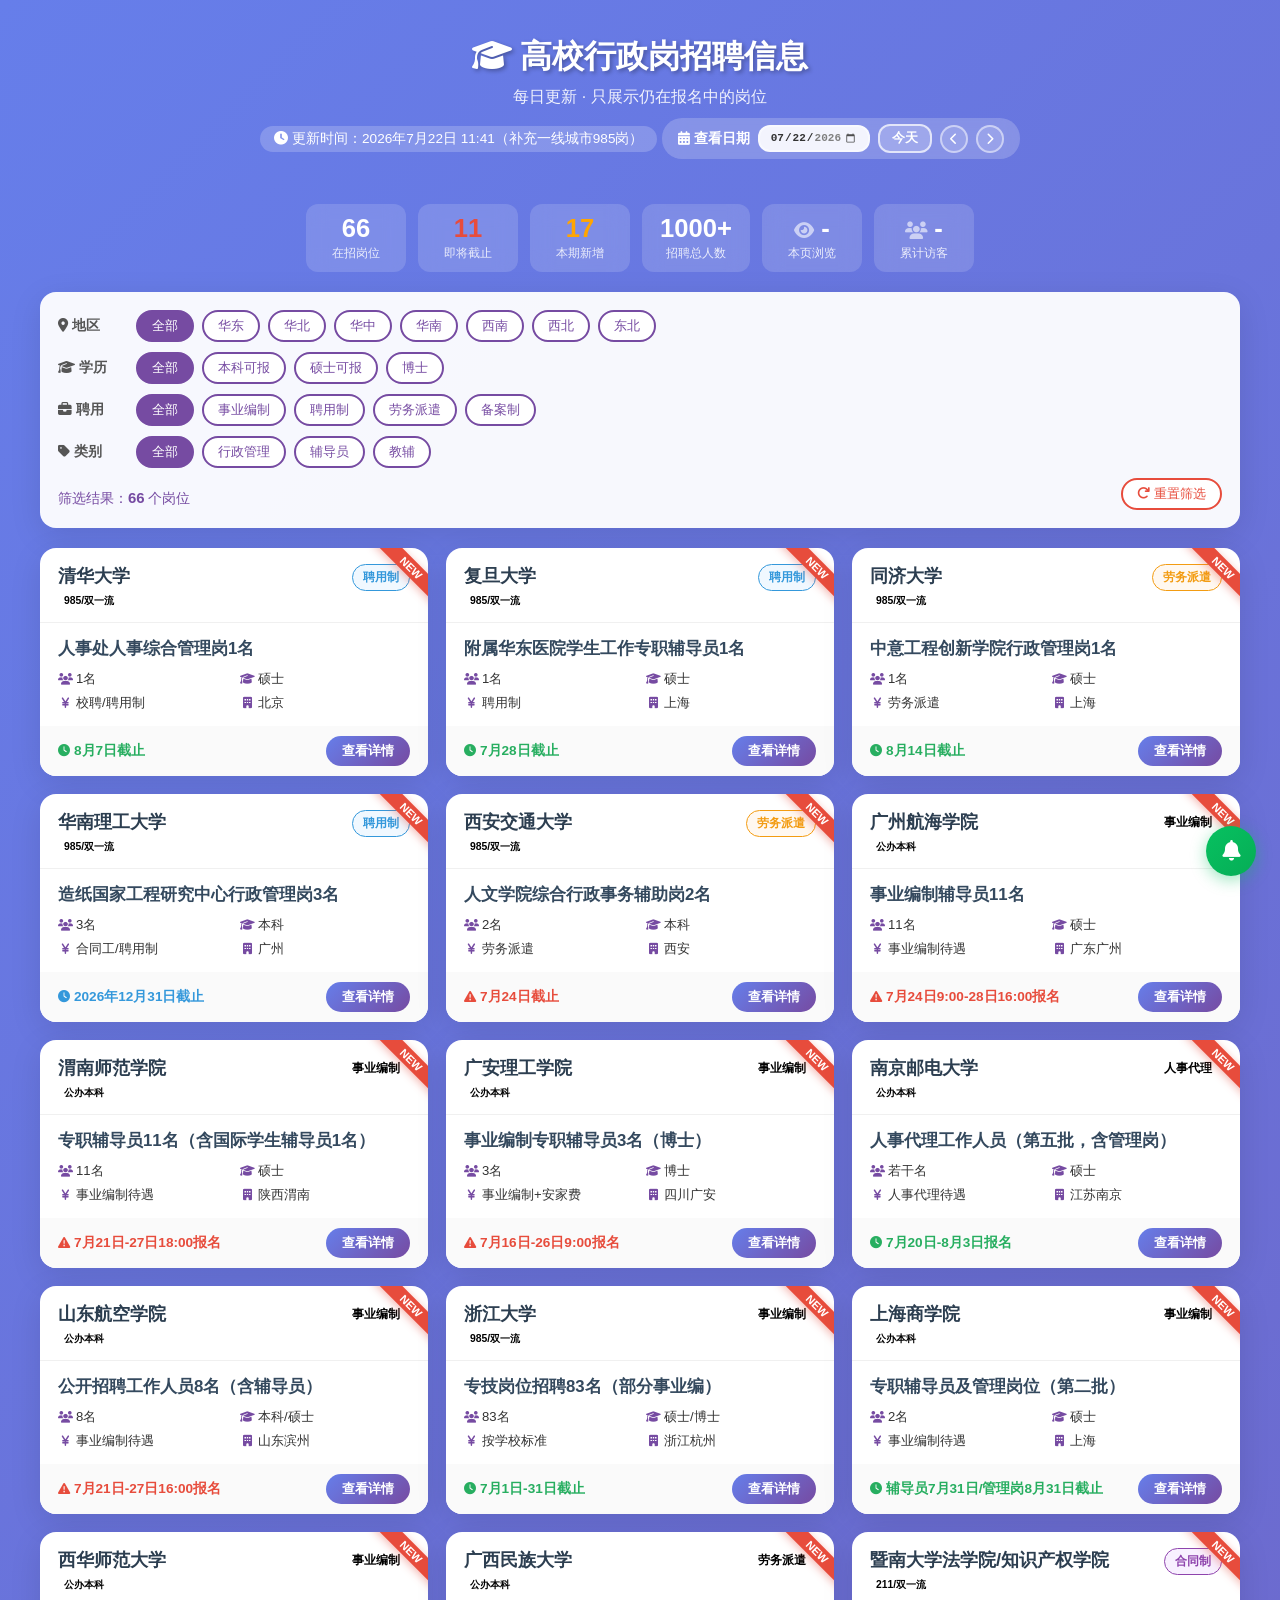
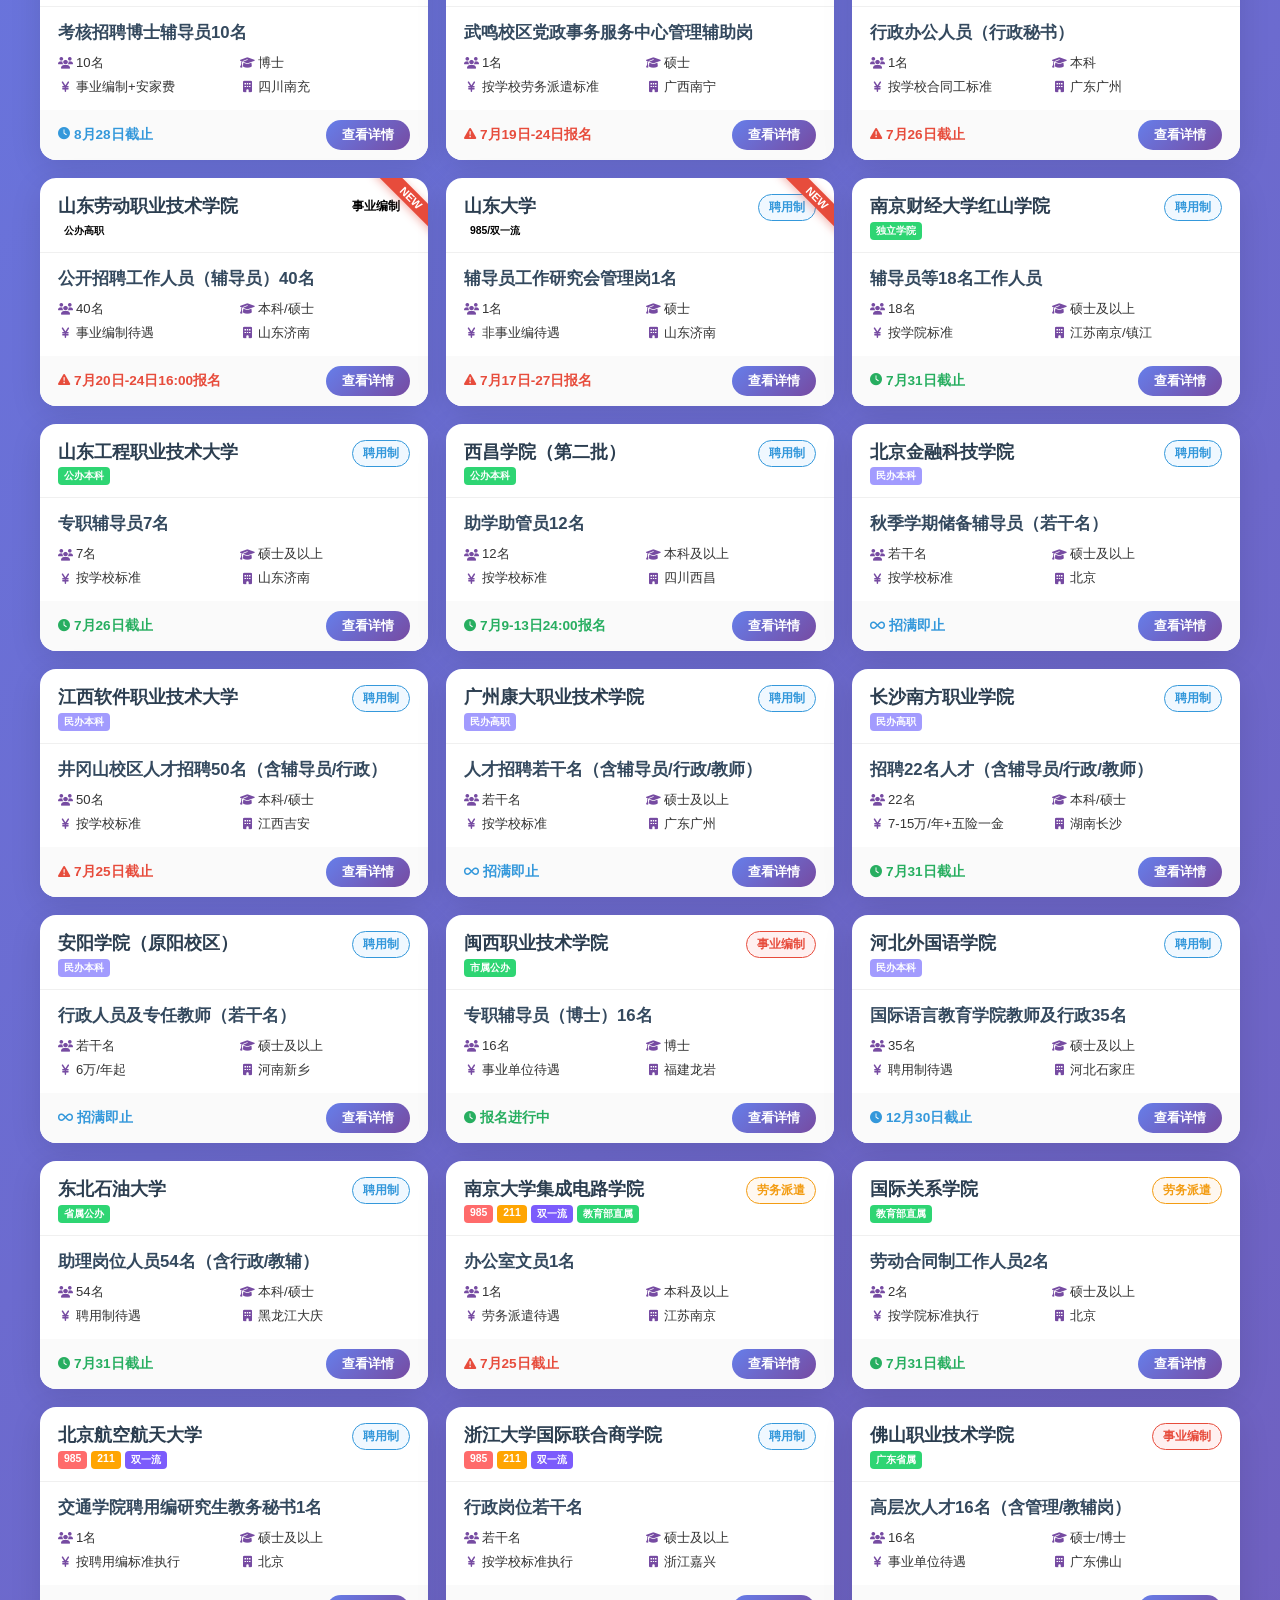
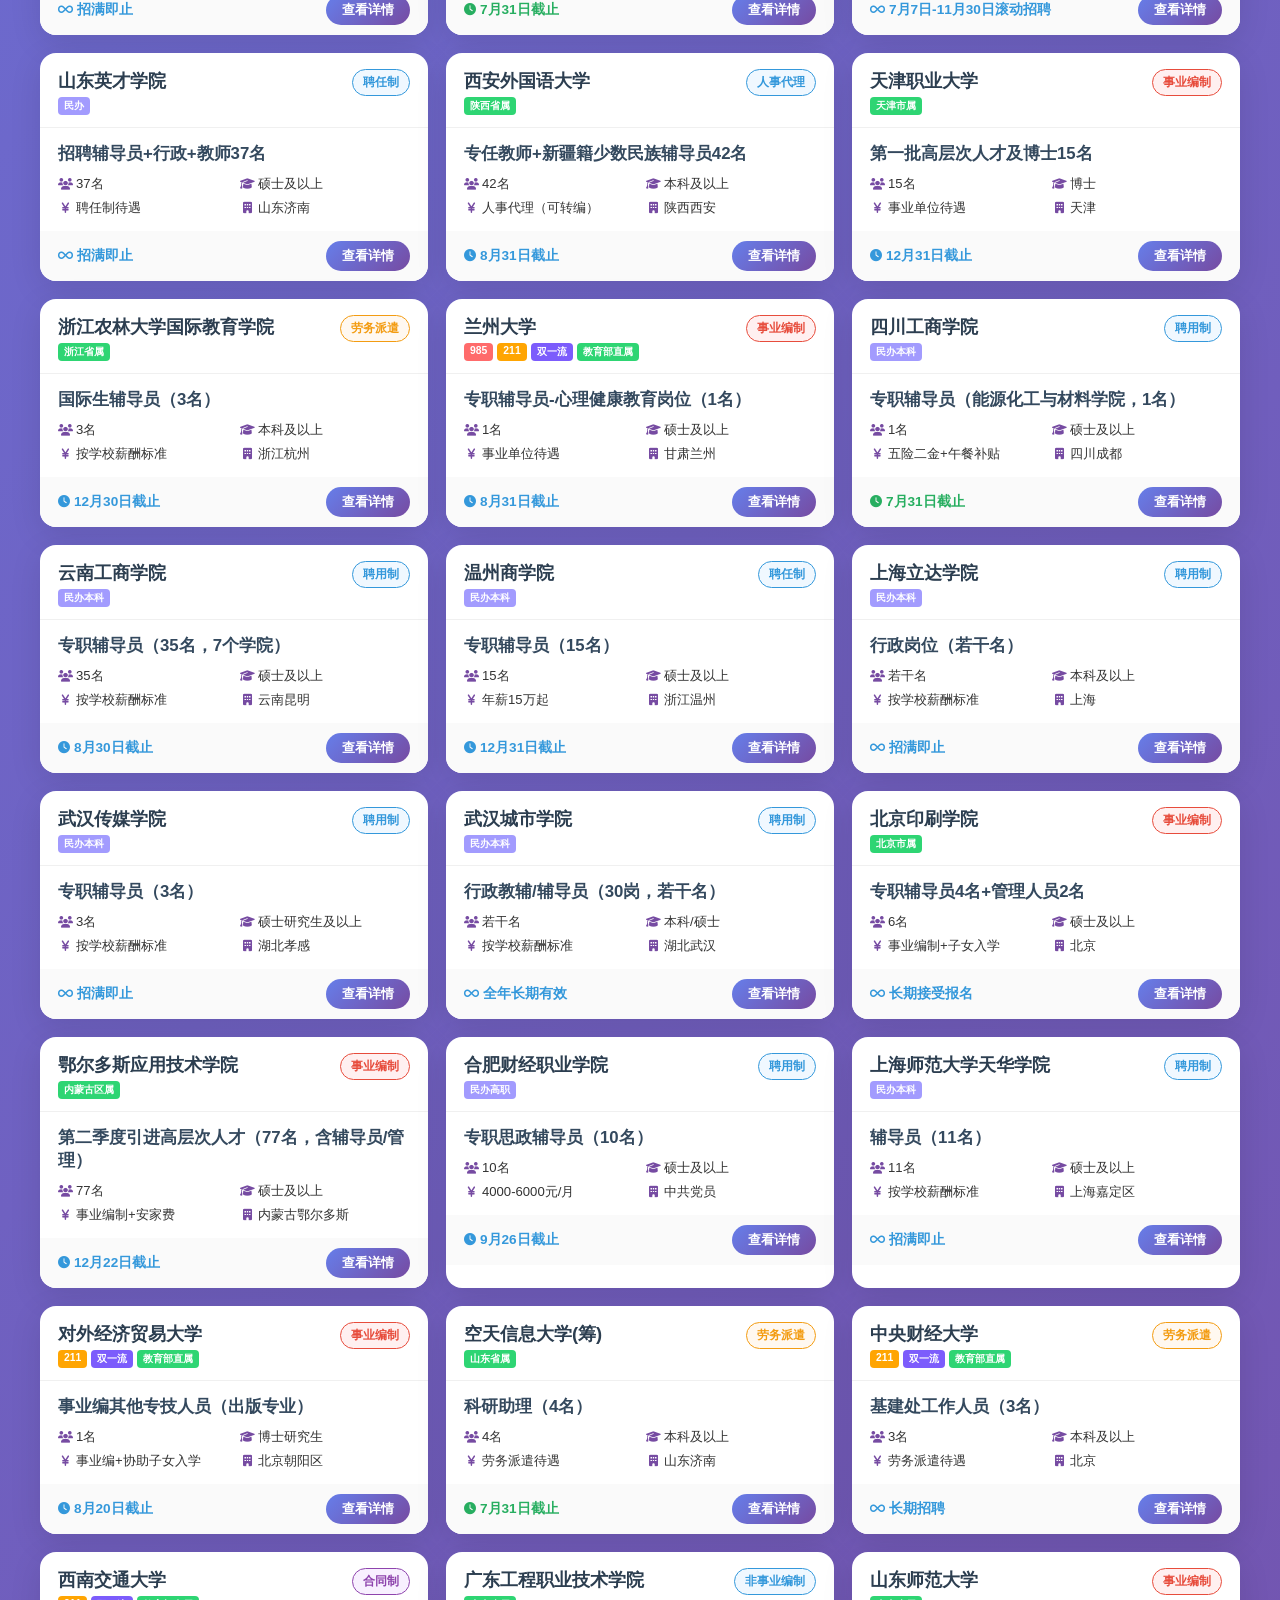
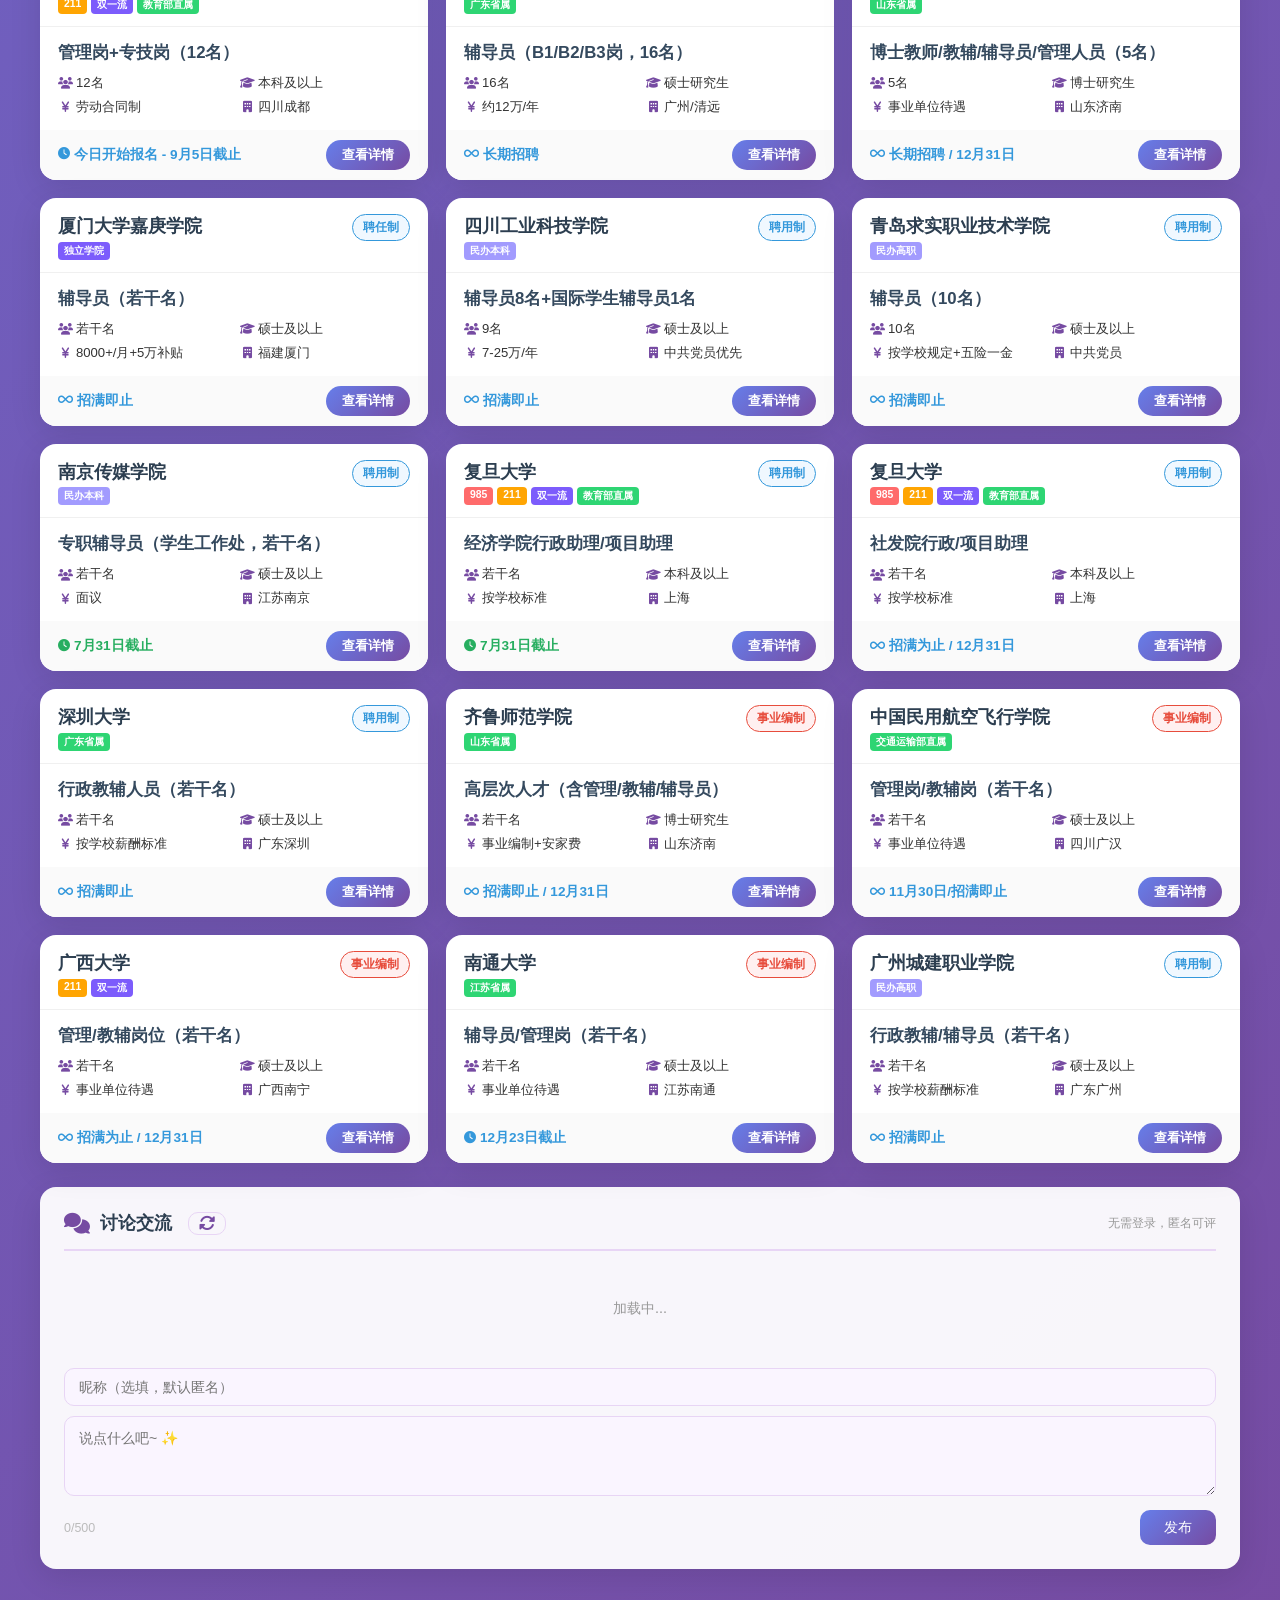
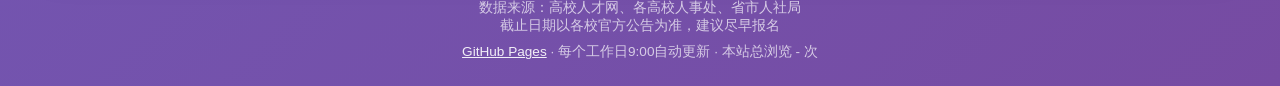
<file: index.html>
<!DOCTYPE html>
<html lang="zh-CN">
<head>
    <meta charset="UTF-8">
    <meta name="viewport" content="width=device-width, initial-scale=1.0">
    <title>高校行政岗招聘信息 - 2026年7月22日</title>
    <link rel="stylesheet" href="https://cdn.bootcdn.net/ajax/libs/font-awesome/6.4.0/css/all.min.css">
    <style>

        * { margin:0; padding:0; box-sizing: border-box; }

        body {
            font-family: 'Segoe UI', 'Microsoft YaHei', sans-serif;
            background: linear-gradient(135deg, #667eea 0%, #764ba2 100%);
            min-height: 100vh;
            padding: 15px;
        }

        .container { max-width: 1200px; margin:0 auto; }

        .header {
            text-align: center;
            color: white;
            margin-bottom: 25px;
            padding: 20px;
        }

        .header h1 {
            font-size: 2em;
            margin-bottom: 8px;
            text-shadow: 2px 2px 4px rgba(0,0,0,0.3);
        }

        .header p {
            font-size: 1em;
            opacity: 0.9;
        }

        .update-time {
            background: rgba(255,255,255,0.2);
            display: inline-block;
            padding: 4px 14px;
            border-radius: 20px;
            font-size: 0.85em;
            margin-top: 8px;
        }

        /* 统计栏 */
        .stats-bar {
            display: flex;
            justify-content: center;
            gap: 12px;
            flex-wrap: wrap;
            margin-bottom: 20px;
        }

        .stat-item {
            background: rgba(255,255,255,0.15);
            backdrop-filter: blur(10px);
            color: white;
            padding: 10px 18px;
            border-radius: 12px;
            text-align: center;
            min-width: 100px;
        }

        .stat-item .stat-num {
            font-size: 1.6em;
            font-weight: bold;
            display: block;
        }

        .stat-item .stat-label {
            font-size: 0.75em;
            opacity: 0.85;
        }

        /* 筛选面板 */
        .filter-panel {
            background: rgba(255,255,255,0.95);
            border-radius: 16px;
            padding: 18px;
            margin-bottom: 20px;
            box-shadow: 0 8px 32px rgba(0,0,0,0.1);
        }

        .filter-row {
            display: flex;
            align-items: center;
            flex-wrap: wrap;
            gap: 8px;
            margin-bottom: 10px;
        }

        .filter-row:last-child { margin-bottom: 0; }

        .filter-label {
            font-weight: 600;
            color: #555;
            font-size: 0.85em;
            min-width: 70px;
            flex-shrink: 0;
        }

        .filter-btn {
            padding: 5px 14px;
            border: 2px solid #764ba2;
            background: white;
            color: #764ba2;
            border-radius: 20px;
            cursor: pointer;
            font-size: 0.82em;
            transition: all 0.3s;
            white-space: nowrap;
        }

        .filter-btn:hover, .filter-btn.active {
            background: #764ba2;
            color: white;
        }

        .filter-result {
            font-size: 0.85em;
            color: #764ba2;
            margin-top: 8px;
            text-align: right;
        }

        .filter-result span {
            font-weight: bold;
            font-size: 1.1em;
        }

        .reset-btn {
            padding: 5px 14px;
            border: 2px solid #e74c3c;
            background: white;
            color: #e74c3c;
            border-radius: 20px;
            cursor: pointer;
            font-size: 0.82em;
            transition: all 0.3s;
            margin-left: auto;
        }

        .reset-btn:hover {
            background: #e74c3c;
            color: white;
        }

        /* 卡片网格 */
        .cards-grid {
            display: grid;
            grid-template-columns: repeat(auto-fill, minmax(340px, 1fr));
            gap: 18px;
        }

        .job-card {
            background: white;
            border-radius: 16px;
            overflow: hidden;
            box-shadow: 0 8px 32px rgba(0,0,0,0.1);
            transition: transform 0.3s, box-shadow 0.3s;
            position: relative;
        }

        .job-card:hover {
            transform: translateY(-4px);
            box-shadow: 0 12px 40px rgba(0,0,0,0.15);
        }

        .card-header {
            padding: 16px 18px 12px;
            border-bottom: 1px solid #f0f0f0;
            display: flex;
            justify-content: space-between;
            align-items: flex-start;
        }

        .school-name {
            font-size: 1.15em;
            font-weight: 700;
            color: #2c3e50;
            line-height: 1.3;
        }

        .school-tags {
            display: flex;
            gap: 4px;
            flex-wrap: wrap;
            margin-top: 4px;
        }

        .tag {
            font-size: 0.65em;
            padding: 2px 6px;
            border-radius: 4px;
            font-weight: 600;
        }

        .tag-985 { background: #ff6b6b; color: white; }
        .tag-211 { background: #ffa502; color: white; }
        .tag-double-first { background: #7c5cfc; color: white; }
        .tag-ministry { background: #2ed573; color: white; }
        .tag-private { background: #a29bfe; color: white; }

        .hire-type-badge {
            padding: 4px 10px;
            border-radius: 20px;
            font-size: 0.75em;
            font-weight: 600;
            white-space: nowrap;
            flex-shrink: 0;
        }

        .badge-bianzhi { background: #fff0f0; color: #e74c3c; border: 1px solid #e74c3c; }
        .badge-pinyong { background: #f0f8ff; color: #3498db; border: 1px solid #3498db; }
        .badge-laowu { background: #fff8f0; color: #f39c12; border: 1px solid #f39c12; }
        .badge-beian { background: #f0fff0; color: #27ae60; border: 1px solid #27ae60; }
        .badge-hetong { background: #f8f0ff; color: #8e44ad; border: 1px solid #8e44ad; }

        .card-body {
            padding: 14px 18px;
        }

        .position-name {
            font-size: 1.05em;
            font-weight: 600;
            color: #34495e;
            margin-bottom: 10px;
        }

        .info-grid {
            display: grid;
            grid-template-columns: 1fr 1fr;
            gap: 6px 12px;
        }

        .info-item {
            font-size: 0.82em;
            color: #666;
            display: flex;
            align-items: center;
            gap: 4px;
        }

        .info-item i {
            width: 14px;
            text-align: center;
            color: #764ba2;
            font-size: 0.9em;
        }

        .info-item .value {
            color: #333;
            font-weight: 500;
        }

        .card-footer {
            padding: 10px 18px;
            background: #fafafa;
            display: flex;
            justify-content: space-between;
            align-items: center;
        }

        .deadline {
            font-size: 0.85em;
            font-weight: 600;
            display: flex;
            align-items: center;
            gap: 4px;
        }

        .deadline-urgent { color: #e74c3c; }
        .deadline-normal { color: #27ae60; }
        .deadline-long { color: #3498db; }

        .deadline i { font-size: 0.9em; }

        .apply-link {
            display: inline-block;
            padding: 6px 16px;
            background: linear-gradient(135deg, #667eea, #764ba2);
            color: white;
            border-radius: 20px;
            text-decoration: none;
            font-size: 0.82em;
            font-weight: 600;
            transition: all 0.3s;
        }

        .apply-link:hover {
            transform: scale(1.05);
            box-shadow: 0 4px 12px rgba(118, 75, 162, 0.4);
        }

        /* NEW标记 */
        .new-badge {
            position: absolute;
            top: 12px;
            right: -28px;
            background: #e74c3c;
            color: white;
            padding: 2px 32px;
            font-size: 0.7em;
            font-weight: 700;
            transform: rotate(45deg);
            box-shadow: 0 2px 8px rgba(231,76,60,0.4);
            animation: pulse-new 2s infinite;
        }

        @keyframes pulse-new {
            0%, 100% { opacity:1; }
            50% { opacity: 0.7; }
        }

        /* 日期选择器 */
        .date-picker-bar {
            display: inline-flex;
            align-items: center;
            gap: 8px;
            background: rgba(255,255,255,0.2);
            backdrop-filter: blur(10px);
            padding: 6px 16px;
            border-radius: 20px;
            margin-top: 10px;
        }

        .date-picker-label {
            color: white;
            font-size: 0.85em;
            font-weight: 600;
        }

        .date-input {
            padding: 4px 10px;
            border: 2px solid rgba(255,255,255,0.5);
            border-radius: 12px;
            background: rgba(255,255,255,0.9);
            color: #333;
            font-size: 0.85em;
            font-weight: 600;
            cursor: pointer;
            outline: none;
            transition: border-color 0.3s;
        }

        .date-input:focus {
            border-color: #764ba2;
        }

        .date-input::-webkit-calendar-picker-indicator {
            cursor: pointer;
            filter: invert(30%);
        }

        .date-today-btn {
            padding: 4px 12px;
            border: 2px solid rgba(255,255,255,0.7);
            background: rgba(255,255,255,0.2);
            color: white;
            border-radius: 12px;
            cursor: pointer;
            font-size: 0.8em;
            font-weight: 600;
            transition: all 0.3s;
        }

        .date-today-btn:hover {
            background: rgba(255,255,255,0.4);
        }

        .date-nav-btn {
            width: 28px;
            height: 28px;
            border: 2px solid rgba(255,255,255,0.5);
            background: rgba(255,255,255,0.15);
            color: white;
            border-radius: 50%;
            cursor: pointer;
            font-size: 0.75em;
            display: flex;
            align-items: center;
            justify-content: center;
            transition: all 0.3s;
        }

        .date-nav-btn:hover {
            background: rgba(255,255,255,0.35);
        }

        .date-nav-btn:disabled {
            opacity: 0.3;
            cursor: not-allowed;
        }

        /* 历史快照提示 */
        .archive-banner {
            background: linear-gradient(135deg, #f39c12, #e67e22);
            color: white;
            text-align: center;
            padding: 10px 20px;
            border-radius: 12px;
            margin-bottom: 16px;
            font-size: 0.9em;
            display: none;
        }

        .archive-banner i { margin-right: 6px; }
        .archive-banner a { color: white; font-weight: 700; text-decoration: underline; }

        /* 登录遮罩 */
        .login-overlay {
            position: fixed; top: 0; left: 0; width: 100%; height: 100%;
            background: linear-gradient(135deg, #667eea 0%, #764ba2 100%);
            z-index: 10000;
            display: flex; align-items: center; justify-content: center;
            transition: opacity 0.4s, visibility 0.4s;
        }
        .login-overlay.hidden { opacity: 0; visibility: hidden; }
        .login-card {
            background: white; border-radius: 20px; padding: 40px 36px;
            width: 360px; max-width: 90vw; box-shadow: 0 20px 60px rgba(0,0,0,0.3);
            text-align: center;
        }
        .login-card .lock-icon {
            width: 60px; height: 60px; background: linear-gradient(135deg, #667eea, #764ba2);
            border-radius: 50%; display: inline-flex; align-items: center; justify-content: center;
            margin-bottom: 16px;
        }
        .login-card .lock-icon i { color: white; font-size: 1.5em; }
        .login-card h3 { color: #333; font-size: 1.2em; margin-bottom: 6px; }
        .login-card .sub { color: #999; font-size: 0.82em; margin-bottom: 20px; }
        .login-card .input-group {
            position: relative; margin-bottom: 16px;
        }
        .login-card .input-group input {
            width: 100%; padding: 12px 44px 12px 16px;
            border: 2px solid #e0e0e0; border-radius: 12px;
            font-size: 0.95em; outline: none; transition: border-color 0.3s;
        }
        .login-card .input-group input:focus { border-color: #764ba2; }
        .login-card .input-group .toggle-pw {
            position: absolute; right: 12px; top: 50%; transform: translateY(-50%);
            background: none; border: none; color: #999; cursor: pointer; font-size: 0.9em;
        }
        .login-card .login-btn {
            width: 100%; padding: 12px; border: none; border-radius: 12px;
            background: linear-gradient(135deg, #667eea, #764ba2);
            color: white; font-size: 1em; font-weight: 600; cursor: pointer;
            transition: transform 0.2s, box-shadow 0.2s;
        }
        .login-card .login-btn:hover { transform: translateY(-1px); box-shadow: 0 6px 20px rgba(118,75,162,0.4); }
        .login-card .login-error {
            color: #e74c3c; font-size: 0.82em; margin-top: 10px; min-height: 20px;
        }

        /* 微信订阅 */
        .sub-float {
            position: fixed; bottom: 24px; right: 24px; z-index: 9998;
            display: flex; flex-direction: column; align-items: flex-end; gap: 8px;
        }
        .sub-float-btn {
            width: 50px; height: 50px; border-radius: 50%;
            background: linear-gradient(135deg, #07c160, #06ad56);
            color: white; border: none; cursor: pointer;
            font-size: 1.3em; box-shadow: 0 4px 16px rgba(7,193,96,0.4);
            transition: transform 0.3s; animation: pulse-sub 2s infinite;
        }
        @keyframes pulse-sub { 0%,100%{box-shadow:0 4px 16px rgba(7,193,96,0.4)} 50%{box-shadow:0 4px 28px rgba(7,193,96,0.7)} }
        .sub-float-btn:hover { transform: scale(1.08); }
        .sub-panel {
            background: white; border-radius: 16px; padding: 24px;
            box-shadow: 0 12px 40px rgba(0,0,0,0.15); text-align: center;
            width: 280px; display: none; animation: slideUp 0.3s ease;
        }
        .sub-panel.show { display: block; }
        @keyframes slideUp { from{opacity:0;transform:translateY(20px)} to{opacity:1;transform:translateY(0)} }
        .sub-panel h4 { color: #333; font-size: 1em; margin-bottom: 4px; }
        .sub-panel .sub-desc { color: #999; font-size: 0.78em; margin-bottom: 14px; }
        .sub-panel .qrcode-wrap {
            width: 160px; height: 160px; margin: 0 auto 10px;
            border: 3px solid #07c160; border-radius: 12px; padding: 4px;
            display: flex; align-items: center; justify-content: center;
            background: #f9f9f9;
        }
        .sub-panel .qrcode-wrap img { width: 100%; height: 100%; }
        .sub-panel .sub-steps { text-align: left; font-size: 0.75em; color: #666; line-height: 1.8; }
        .sub-panel .sub-steps i { color: #07c160; margin-right: 4px; }
        .sub-panel .close-sub {
            position: absolute; top: 10px; right: 14px;
            background: none; border: none; font-size: 1.1em; color: #999; cursor: pointer;
        }
        .sub-panel { position: relative; }

        @media (max-width: 768px) {
            .sub-float { bottom: 16px; right: 16px; }
            .sub-float-btn { width: 44px; height: 44px; font-size: 1.1em; }
        }

        /* 评论区 */
        .comment-section {
            background: rgba(255,255,255,0.95);
            border-radius: 16px;
            padding: 24px;
            margin-top: 24px;
            box-shadow: 0 8px 32px rgba(0,0,0,0.1);
        }

        .comment-section-header {
            display: flex;
            align-items: center;
            gap: 10px;
            margin-bottom: 18px;
            padding-bottom: 14px;
            border-bottom: 2px solid #e8d5f5;
        }

        .comment-section-header i { font-size: 1.3em; color: #764ba2; }
        .comment-section-header h3 { font-size: 1.1em; color: #2c3e50; font-weight: 700; }
        .comment-section-header .comment-hint { font-size: 0.78em; color: #999; margin-left: auto; }
        .comment-section-header .comment-count { font-size: 0.78em; color: #764ba2; background: #f3e8ff; padding: 2px 10px; border-radius: 10px; margin-left: 8px; }
        .comment-section-header .comment-refresh { font-size: 0.78em; color: #764ba2; background: none; border: 1px solid #e8d5f5; padding: 2px 10px; border-radius: 10px; cursor: pointer; margin-left: 6px; transition: background 0.2s; }
        .comment-section-header .comment-refresh:hover { background: #f3e8ff; }

        .comments-list { margin-bottom: 20px; max-height: 500px; overflow-y: auto; }
        .comment-empty, .comment-loading, .comment-error, .comment-setup { text-align: center; color: #999; padding: 30px 10px; font-size: 0.9em; }
        .comment-error { color: #e74c3c; }

        .comment-item { display: flex; gap: 12px; padding: 14px 0; border-bottom: 1px solid #f0e6f6; }
        .comment-item:last-child { border-bottom: none; }

        .comment-avatar { flex-shrink: 0; width: 36px; height: 36px; border-radius: 50%; background: linear-gradient(135deg, #667eea, #764ba2); display: flex; align-items: center; justify-content: center; color: white; font-size: 0.85em; font-weight: 600; }
        .comment-avatar img { width: 36px; height: 36px; border-radius: 50%; }

        .comment-body { flex: 1; min-width: 0; }
        .comment-meta { display: flex; align-items: center; gap: 8px; margin-bottom: 4px; }
        .comment-nick { font-weight: 600; color: #764ba2; font-size: 0.9em; }
        .comment-time { font-size: 0.75em; color: #bbb; }
        .comment-text { font-size: 0.9em; color: #444; line-height: 1.6; word-break: break-word; }

        .comment-form { margin-top: 16px; }
        .comment-form-row { display: flex; gap: 10px; margin-bottom: 10px; }
        .comment-form-row input { flex: 1; padding: 10px 14px; border: 1.5px solid #e8d5f5; border-radius: 10px; font-size: 0.88em; outline: none; transition: border-color 0.2s; background: #faf5ff; }
        .comment-form-row input:focus { border-color: #764ba2; }
        .comment-form textarea { width: 100%; padding: 12px 14px; border: 1.5px solid #e8d5f5; border-radius: 10px; font-size: 0.88em; resize: vertical; min-height: 80px; outline: none; transition: border-color 0.2s; background: #faf5ff; font-family: inherit; }
        .comment-form textarea:focus { border-color: #764ba2; }

        .comment-form-footer { display: flex; align-items: center; justify-content: space-between; margin-top: 10px; }
        .comment-char-count { font-size: 0.78em; color: #bbb; }
        .comment-submit-btn { padding: 8px 24px; background: linear-gradient(135deg, #667eea, #764ba2); color: white; border: none; border-radius: 10px; font-size: 0.88em; cursor: pointer; transition: opacity 0.2s; }
        .comment-submit-btn:hover { opacity: 0.9; }
        .comment-submit-btn:disabled { opacity: 0.5; cursor: not-allowed; }

        /* 底部 */
        .footer {
            text-align: center;
            color: rgba(255,255,255,0.7);
            padding: 30px 0 10px;
            font-size: 0.85em;
        }

        .footer a { color: rgba(255,255,255,0.9); }

        .no-results {
            text-align: center;
            color: rgba(255,255,255,0.8);
            padding: 60px 20px;
            font-size: 1.1em;
        }

        /* 移动端适配 */
        @media (max-width: 768px) {
            body { padding: 10px; }
            .header h1 { font-size: 1.5em; }
            .header p { font-size: 0.9em; }
            .cards-grid {
                grid-template-columns: 1fr;
                gap: 14px;
            }
            .stats-bar { gap: 8px; }
            .stat-item { min-width: 80px; padding: 8px 12px; }
            .stat-item .stat-num { font-size: 1.3em; }
            .filter-row { gap: 6px; }
            .filter-btn { padding: 4px 10px; font-size: 0.78em; }
            .info-grid { grid-template-columns: 1fr; }
            .card-header { flex-direction: column; gap: 6px; }
            .date-picker-bar { flex-wrap: wrap; justify-content: center; padding: 6px 10px; gap: 6px; }
            .date-picker-label { font-size: 0.8em; }
            .date-input { font-size: 0.8em; padding: 3px 8px; }
        }

        @media (max-width: 400px) {
            .cards-grid { grid-template-columns: 1fr; }
            .job-card { border-radius: 12px; }
            .header h1 { font-size: 1.3em; }
        }
        .job-card { cursor: pointer; }
    
    </style>
</head>
<body>

    <!-- 登录验证 -->
    <div class="login-overlay" id="loginOverlay">
        <div class="login-card">
            <div class="lock-icon"><i class="fas fa-lock"></i></div>
            <h3>高校行政岗招聘信息</h3>
            <p class="sub">请输入访问密码</p>
            <div class="input-group">
                <input type="password" id="loginPw" placeholder="输入密码" onkeydown="if(event.key==='Enter')doLogin()">
                <button class="toggle-pw" onclick="togglePw()" title="显示/隐藏"><i class="fas fa-eye" id="pwIcon"></i></button>
            </div>
            <button class="login-btn" onclick="doLogin()">验证进入</button>
            <div class="login-error" id="loginError"></div>
        </div>
    </div>

    <div class="container">
        <!-- 页头 -->
        <div class="header">
            <h1><i class="fas fa-graduation-cap"></i> 高校行政岗招聘信息</h1>
            <p>每日更新 · 只展示仍在报名中的岗位</p>
            <div class="update-time"><i class="fas fa-clock"></i> 更新时间：2026年7月22日 11:41（补充一线城市985岗）</div>

        <!-- 日期选择器 -->
        <div class="date-picker-bar">
            <span class="date-picker-label"><i class="fas fa-calendar-alt"></i> 查看日期</span>
            <input type="date" id="datePicker" class="date-input" value="2026-07-22" min="2026-05-08" max="2026-07-22">
            <button class="date-today-btn" onclick="goToday()">今天</button>
            <button class="date-nav-btn" onclick="goPrev()"><i class="fas fa-chevron-left"></i></button>
            <button class="date-nav-btn" onclick="goNext()"><i class="fas fa-chevron-right"></i></button>
        </div>
        </div>

        <!-- 历史快照提示（仅存档页面显示） -->
        <div class="archive-banner" id="archiveBanner">
            <i class="fas fa-history"></i>
            这是 <strong id="archiveDateText"></strong> 的历史快照，部分岗位可能已截止。<a href="javascript:goToday()">查看今日最新数据 →</a>
        </div>

        <!-- 统计栏 -->
        <div class="stats-bar">
            <div class="stat-item">
                <span class="stat-num" id="totalCount">66</span>
                <span class="stat-label">在招岗位</span>
            </div>
            <div class="stat-item">
                <span class="stat-num" id="urgentCount" style="color:#e74c3c">11</span>
                <span class="stat-label">即将截止</span>
            </div>
            <div class="stat-item">
                <span class="stat-num" id="newCount" style="color:#ffa502">17</span>
                <span class="stat-label">本期新增</span>
            </div>
            <div class="stat-item">
                <span class="stat-num">1000+</span>
                <span class="stat-label">招聘总人数</span>
            </div>
            <div class="stat-item">
                <span class="stat-num"><i class="fas fa-eye" style="font-size:0.7em;color:rgba(255,255,255,0.6)"></i> <span id="busuanzi_value_page_pv">-</span></span>
                <span class="stat-label">本页浏览</span>
            </div>
            <div class="stat-item">
                <span class="stat-num"><i class="fas fa-users" style="font-size:0.7em;color:rgba(255,255,255,0.6)"></i> <span id="busuanzi_value_site_uv">-</span></span>
                <span class="stat-label">累计访客</span>
            </div>
        </div>

        <!-- 筛选面板 -->
        <div class="filter-panel">
            <div class="filter-row">
                <span class="filter-label"><i class="fas fa-map-marker-alt"></i> 地区</span>
                <button class="filter-btn active" data-filter="region" data-value="all">全部</button>
                <button class="filter-btn" data-filter="region" data-value="华东">华东</button>
                <button class="filter-btn" data-filter="region" data-value="华北">华北</button>
                <button class="filter-btn" data-filter="region" data-value="华中">华中</button>
                <button class="filter-btn" data-filter="region" data-value="华南">华南</button>
                <button class="filter-btn" data-filter="region" data-value="西南">西南</button>
                <button class="filter-btn" data-filter="region" data-value="西北">西北</button>
                <button class="filter-btn" data-filter="region" data-value="东北">东北</button>
            </div>
            <div class="filter-row">
                <span class="filter-label"><i class="fas fa-graduation-cap"></i> 学历</span>
                <button class="filter-btn active" data-filter="education" data-value="all">全部</button>
                <button class="filter-btn" data-filter="education" data-value="本科">本科可报</button>
                <button class="filter-btn" data-filter="education" data-value="硕士">硕士可报</button>
                <button class="filter-btn" data-filter="education" data-value="博士">博士</button>
            </div>
            <div class="filter-row">
                <span class="filter-label"><i class="fas fa-briefcase"></i> 聘用</span>
                <button class="filter-btn active" data-filter="hire" data-value="all">全部</button>
                <button class="filter-btn" data-filter="hire" data-value="事业编制">事业编制</button>
                <button class="filter-btn" data-filter="hire" data-value="聘用制">聘用制</button>
                <button class="filter-btn" data-filter="hire" data-value="劳务派遣">劳务派遣</button>
                <button class="filter-btn" data-filter="hire" data-value="备案制">备案制</button>
            </div>
            <div class="filter-row">
                <span class="filter-label"><i class="fas fa-tag"></i> 类别</span>
                <button class="filter-btn active" data-filter="position" data-value="all">全部</button>
                <button class="filter-btn" data-filter="position" data-value="行政管理">行政管理</button>
                <button class="filter-btn" data-filter="position" data-value="辅导员">辅导员</button>
                <button class="filter-btn" data-filter="position" data-value="教辅">教辅</button>
            </div>
            <div class="filter-row" style="justify-content:space-between;">
                <div class="filter-result">筛选结果：<span id="filteredCount">66</span> 个岗位</div>
                <button class="reset-btn" onclick="resetFilters()"><i class="fas fa-redo"></i> 重置筛选</button>
            </div>
        </div>

        <!-- 岗位卡片 -->
        <div class="cards-grid" id="cardsGrid">
            <div class="job-card" data-region="华北" data-education="硕士" data-hire="聘用制" data-position="行政管理" style="cursor:pointer" onclick="window.open('https://jobs.tsinghua.edu.cn/project/qhdx/pages/recruit_new/?FM_SYS_ID=qhdx#/post/detail/77C75B55BCD549EC9BC420045259CD0E','_blank')">
                <div class="new-badge">NEW</div>
                <div class="card-header">
                    <div>
                        <div class="school-name">清华大学</div>
                        <div class="school-tags">
                            <span class="tag tag-public">985/双一流</span>
                        </div>
                    </div>
                    <span class="hire-type-badge badge-pinyong">聘用制</span>
                </div>
                <div class="card-body">
                    <div class="position-name">人事处人事综合管理岗1名</div>
                    <div class="info-grid">
                        <div class="info-item"><i class="fas fa-users"></i> <span class="value">1名</span></div>
                        <div class="info-item"><i class="fas fa-graduation-cap"></i> <span class="value">硕士</span></div>
                        <div class="info-item"><i class="fas fa-yen-sign"></i> <span class="value">校聘/聘用制</span></div>
                        <div class="info-item"><i class="fas fa-building"></i> <span class="value">北京</span></div>
                    </div>
                </div>
                <div class="card-footer">
                    <div class="deadline deadline-normal"><i class="fas fa-clock"></i> 8月7日截止</div>
                    <a href="https://jobs.tsinghua.edu.cn/project/qhdx/pages/recruit_new/?FM_SYS_ID=qhdx#/post/detail/77C75B55BCD549EC9BC420045259CD0E" target="_blank" class="apply-link" onclick="event.stopPropagation()">查看详情</a>
                </div>
            </div>

            <div class="job-card" data-region="华东" data-education="硕士" data-hire="聘用制" data-position="辅导员" style="cursor:pointer" onclick="window.open('https://www.fenbi.com/page/exam-information-detail/467672224518144','_blank')">
                <div class="new-badge">NEW</div>
                <div class="card-header">
                    <div>
                        <div class="school-name">复旦大学</div>
                        <div class="school-tags">
                            <span class="tag tag-public">985/双一流</span>
                        </div>
                    </div>
                    <span class="hire-type-badge badge-pinyong">聘用制</span>
                </div>
                <div class="card-body">
                    <div class="position-name">附属华东医院学生工作专职辅导员1名</div>
                    <div class="info-grid">
                        <div class="info-item"><i class="fas fa-users"></i> <span class="value">1名</span></div>
                        <div class="info-item"><i class="fas fa-graduation-cap"></i> <span class="value">硕士</span></div>
                        <div class="info-item"><i class="fas fa-yen-sign"></i> <span class="value">聘用制</span></div>
                        <div class="info-item"><i class="fas fa-building"></i> <span class="value">上海</span></div>
                    </div>
                </div>
                <div class="card-footer">
                    <div class="deadline deadline-normal"><i class="fas fa-clock"></i> 7月28日截止</div>
                    <a href="https://www.fenbi.com/page/exam-information-detail/467672224518144" target="_blank" class="apply-link" onclick="event.stopPropagation()">查看详情</a>
                </div>
            </div>

            <div class="job-card" data-region="华东" data-education="硕士" data-hire="劳务派遣" data-position="行政管理" style="cursor:pointer" onclick="window.open('https://www.fenbi.com/page/exam-information-detail/467652156873728','_blank')">
                <div class="new-badge">NEW</div>
                <div class="card-header">
                    <div>
                        <div class="school-name">同济大学</div>
                        <div class="school-tags">
                            <span class="tag tag-public">985/双一流</span>
                        </div>
                    </div>
                    <span class="hire-type-badge badge-laowu">劳务派遣</span>
                </div>
                <div class="card-body">
                    <div class="position-name">中意工程创新学院行政管理岗1名</div>
                    <div class="info-grid">
                        <div class="info-item"><i class="fas fa-users"></i> <span class="value">1名</span></div>
                        <div class="info-item"><i class="fas fa-graduation-cap"></i> <span class="value">硕士</span></div>
                        <div class="info-item"><i class="fas fa-yen-sign"></i> <span class="value">劳务派遣</span></div>
                        <div class="info-item"><i class="fas fa-building"></i> <span class="value">上海</span></div>
                    </div>
                </div>
                <div class="card-footer">
                    <div class="deadline deadline-normal"><i class="fas fa-clock"></i> 8月14日截止</div>
                    <a href="https://www.fenbi.com/page/exam-information-detail/467652156873728" target="_blank" class="apply-link" onclick="event.stopPropagation()">查看详情</a>
                </div>
            </div>

            <div class="job-card" data-region="华南" data-education="本科" data-hire="聘用制" data-position="行政管理" style="cursor:pointer" onclick="window.open('https://zp.rs.scut.edu.cn/recruitWeb/a/zp/news/recruitPostInfo?postSeries=contract&postId=1488220687112863744','_blank')">
                <div class="new-badge">NEW</div>
                <div class="card-header">
                    <div>
                        <div class="school-name">华南理工大学</div>
                        <div class="school-tags">
                            <span class="tag tag-public">985/双一流</span>
                        </div>
                    </div>
                    <span class="hire-type-badge badge-pinyong">聘用制</span>
                </div>
                <div class="card-body">
                    <div class="position-name">造纸国家工程研究中心行政管理岗3名</div>
                    <div class="info-grid">
                        <div class="info-item"><i class="fas fa-users"></i> <span class="value">3名</span></div>
                        <div class="info-item"><i class="fas fa-graduation-cap"></i> <span class="value">本科</span></div>
                        <div class="info-item"><i class="fas fa-yen-sign"></i> <span class="value">合同工/聘用制</span></div>
                        <div class="info-item"><i class="fas fa-building"></i> <span class="value">广州</span></div>
                    </div>
                </div>
                <div class="card-footer">
                    <div class="deadline deadline-long"><i class="fas fa-clock"></i> 2026年12月31日截止</div>
                    <a href="https://zp.rs.scut.edu.cn/recruitWeb/a/zp/news/recruitPostInfo?postSeries=contract&postId=1488220687112863744" target="_blank" class="apply-link" onclick="event.stopPropagation()">查看详情</a>
                </div>
            </div>

            <div class="job-card" data-region="西北" data-education="本科" data-hire="劳务派遣" data-position="行政管理" style="cursor:pointer" onclick="window.open('https://m.yingjiesheng.com/job-008-015-394.html','_blank')">
                <div class="new-badge">NEW</div>
                <div class="card-header">
                    <div>
                        <div class="school-name">西安交通大学</div>
                        <div class="school-tags">
                            <span class="tag tag-public">985/双一流</span>
                        </div>
                    </div>
                    <span class="hire-type-badge badge-laowu">劳务派遣</span>
                </div>
                <div class="card-body">
                    <div class="position-name">人文学院综合行政事务辅助岗2名</div>
                    <div class="info-grid">
                        <div class="info-item"><i class="fas fa-users"></i> <span class="value">2名</span></div>
                        <div class="info-item"><i class="fas fa-graduation-cap"></i> <span class="value">本科</span></div>
                        <div class="info-item"><i class="fas fa-yen-sign"></i> <span class="value">劳务派遣</span></div>
                        <div class="info-item"><i class="fas fa-building"></i> <span class="value">西安</span></div>
                    </div>
                </div>
                <div class="card-footer">
                    <div class="deadline deadline-urgent"><i class="fas fa-exclamation-triangle"></i> 7月24日截止</div>
                    <a href="https://m.yingjiesheng.com/job-008-015-394.html" target="_blank" class="apply-link" onclick="event.stopPropagation()">查看详情</a>
                </div>
            </div>

            <div class="job-card" data-region="华南" data-education="硕士" data-hire="事业编制" data-position="辅导员" style="cursor:pointer" onclick="window.open('http://www.gzmtu.edu.cn/info/1019/21033.htm','_blank')">
                <div class="new-badge">NEW</div>
                <div class="card-header">
                    <div>
                        <div class="school-name">广州航海学院</div>
                        <div class="school-tags">
                            <span class="tag tag-public">公办本科</span>
                        </div>
                    </div>
                    <span class="hire-type-badge badge-shiye">事业编制</span>
                </div>
                <div class="card-body">
                    <div class="position-name">事业编制辅导员11名</div>
                    <div class="info-grid">
                        <div class="info-item"><i class="fas fa-users"></i> <span class="value">11名</span></div>
                        <div class="info-item"><i class="fas fa-graduation-cap"></i> <span class="value">硕士</span></div>
                        <div class="info-item"><i class="fas fa-yen-sign"></i> <span class="value">事业编制待遇</span></div>
                        <div class="info-item"><i class="fas fa-building"></i> <span class="value">广东广州</span></div>
                    </div>
                </div>
                <div class="card-footer">
                    <div class="deadline deadline-urgent"><i class="fas fa-exclamation-triangle"></i> 7月24日9:00-28日16:00报名</div>
                    <a href="http://www.gzmtu.edu.cn/info/1019/21033.htm" target="_blank" class="apply-link" onclick="event.stopPropagation()">查看详情</a>
                </div>
            </div>

            <div class="job-card" data-region="西北" data-education="硕士" data-hire="事业编制" data-position="辅导员" style="cursor:pointer" onclick="window.open('https://xgb.wnu.edu.cn/info/1224/2967.htm','_blank')">
                <div class="new-badge">NEW</div>
                <div class="card-header">
                    <div>
                        <div class="school-name">渭南师范学院</div>
                        <div class="school-tags">
                            <span class="tag tag-public">公办本科</span>
                        </div>
                    </div>
                    <span class="hire-type-badge badge-shiye">事业编制</span>
                </div>
                <div class="card-body">
                    <div class="position-name">专职辅导员11名（含国际学生辅导员1名）</div>
                    <div class="info-grid">
                        <div class="info-item"><i class="fas fa-users"></i> <span class="value">11名</span></div>
                        <div class="info-item"><i class="fas fa-graduation-cap"></i> <span class="value">硕士</span></div>
                        <div class="info-item"><i class="fas fa-yen-sign"></i> <span class="value">事业编制待遇</span></div>
                        <div class="info-item"><i class="fas fa-building"></i> <span class="value">陕西渭南</span></div>
                    </div>
                </div>
                <div class="card-footer">
                    <div class="deadline deadline-urgent"><i class="fas fa-exclamation-triangle"></i> 7月21日-27日18:00报名</div>
                    <a href="https://xgb.wnu.edu.cn/info/1224/2967.htm" target="_blank" class="apply-link" onclick="event.stopPropagation()">查看详情</a>
                </div>
            </div>

            <div class="job-card" data-region="西南" data-education="博士" data-hire="事业编制" data-position="辅导员" style="cursor:pointer" onclick="window.open('https://www.gaoxiaojob.com/announcement/detail/415628.html','_blank')">
                <div class="new-badge">NEW</div>
                <div class="card-header">
                    <div>
                        <div class="school-name">广安理工学院</div>
                        <div class="school-tags">
                            <span class="tag tag-public">公办本科</span>
                        </div>
                    </div>
                    <span class="hire-type-badge badge-shiye">事业编制</span>
                </div>
                <div class="card-body">
                    <div class="position-name">事业编制专职辅导员3名（博士）</div>
                    <div class="info-grid">
                        <div class="info-item"><i class="fas fa-users"></i> <span class="value">3名</span></div>
                        <div class="info-item"><i class="fas fa-graduation-cap"></i> <span class="value">博士</span></div>
                        <div class="info-item"><i class="fas fa-yen-sign"></i> <span class="value">事业编制+安家费</span></div>
                        <div class="info-item"><i class="fas fa-building"></i> <span class="value">四川广安</span></div>
                    </div>
                </div>
                <div class="card-footer">
                    <div class="deadline deadline-urgent"><i class="fas fa-exclamation-triangle"></i> 7月16日-26日9:00报名</div>
                    <a href="https://www.gaoxiaojob.com/announcement/detail/415628.html" target="_blank" class="apply-link" onclick="event.stopPropagation()">查看详情</a>
                </div>
            </div>

            <div class="job-card" data-region="华东" data-education="硕士" data-hire="人事代理" data-position="行政管理" style="cursor:pointer" onclick="window.open('https://rsc.njupt.edu.cn/2026/0720/c587a306665/page.htm','_blank')">
                <div class="new-badge">NEW</div>
                <div class="card-header">
                    <div>
                        <div class="school-name">南京邮电大学</div>
                        <div class="school-tags">
                            <span class="tag tag-public">公办本科</span>
                        </div>
                    </div>
                    <span class="hire-type-badge badge-daoli">人事代理</span>
                </div>
                <div class="card-body">
                    <div class="position-name">人事代理工作人员（第五批，含管理岗）</div>
                    <div class="info-grid">
                        <div class="info-item"><i class="fas fa-users"></i> <span class="value">若干名</span></div>
                        <div class="info-item"><i class="fas fa-graduation-cap"></i> <span class="value">硕士</span></div>
                        <div class="info-item"><i class="fas fa-yen-sign"></i> <span class="value">人事代理待遇</span></div>
                        <div class="info-item"><i class="fas fa-building"></i> <span class="value">江苏南京</span></div>
                    </div>
                </div>
                <div class="card-footer">
                    <div class="deadline deadline-normal"><i class="fas fa-clock"></i> 7月20日-8月3日报名</div>
                    <a href="https://rsc.njupt.edu.cn/2026/0720/c587a306665/page.htm" target="_blank" class="apply-link" onclick="event.stopPropagation()">查看详情</a>
                </div>
            </div>

            <div class="job-card" data-region="华东" data-education="本科" data-hire="事业编制" data-position="辅导员" style="cursor:pointer" onclick="window.open('http://zp.sdua.edu.cn','_blank')">
                <div class="new-badge">NEW</div>
                <div class="card-header">
                    <div>
                        <div class="school-name">山东航空学院</div>
                        <div class="school-tags">
                            <span class="tag tag-public">公办本科</span>
                        </div>
                    </div>
                    <span class="hire-type-badge badge-shiye">事业编制</span>
                </div>
                <div class="card-body">
                    <div class="position-name">公开招聘工作人员8名（含辅导员）</div>
                    <div class="info-grid">
                        <div class="info-item"><i class="fas fa-users"></i> <span class="value">8名</span></div>
                        <div class="info-item"><i class="fas fa-graduation-cap"></i> <span class="value">本科/硕士</span></div>
                        <div class="info-item"><i class="fas fa-yen-sign"></i> <span class="value">事业编制待遇</span></div>
                        <div class="info-item"><i class="fas fa-building"></i> <span class="value">山东滨州</span></div>
                    </div>
                </div>
                <div class="card-footer">
                    <div class="deadline deadline-urgent"><i class="fas fa-exclamation-triangle"></i> 7月21日-27日16:00报名</div>
                    <a href="http://zp.sdua.edu.cn" target="_blank" class="apply-link" onclick="event.stopPropagation()">查看详情</a>
                </div>
            </div>

            <div class="job-card" data-region="华东" data-education="硕士" data-hire="事业编制" data-position="行政管理" style="cursor:pointer" onclick="window.open('https://hr.zju.edu.cn/cn/2026/0701/c29048a3184237/page.htm','_blank')">
                <div class="new-badge">NEW</div>
                <div class="card-header">
                    <div>
                        <div class="school-name">浙江大学</div>
                        <div class="school-tags">
                            <span class="tag tag-public">985/双一流</span>
                        </div>
                    </div>
                    <span class="hire-type-badge badge-shiye">事业编制</span>
                </div>
                <div class="card-body">
                    <div class="position-name">专技岗位招聘83名（部分事业编）</div>
                    <div class="info-grid">
                        <div class="info-item"><i class="fas fa-users"></i> <span class="value">83名</span></div>
                        <div class="info-item"><i class="fas fa-graduation-cap"></i> <span class="value">硕士/博士</span></div>
                        <div class="info-item"><i class="fas fa-yen-sign"></i> <span class="value">按学校标准</span></div>
                        <div class="info-item"><i class="fas fa-building"></i> <span class="value">浙江杭州</span></div>
                    </div>
                </div>
                <div class="card-footer">
                    <div class="deadline deadline-normal"><i class="fas fa-clock"></i> 7月1日-31日截止</div>
                    <a href="https://hr.zju.edu.cn/cn/2026/0701/c29048a3184237/page.htm" target="_blank" class="apply-link" onclick="event.stopPropagation()">查看详情</a>
                </div>
            </div>

            <div class="job-card" data-region="华东" data-education="硕士" data-hire="事业编制" data-position="辅导员" style="cursor:pointer" onclick="window.open('https://zhaopin.sbs.edu.cn/zp.html#/','_blank')">
                <div class="new-badge">NEW</div>
                <div class="card-header">
                    <div>
                        <div class="school-name">上海商学院</div>
                        <div class="school-tags">
                            <span class="tag tag-public">公办本科</span>
                        </div>
                    </div>
                    <span class="hire-type-badge badge-shiye">事业编制</span>
                </div>
                <div class="card-body">
                    <div class="position-name">专职辅导员及管理岗位（第二批）</div>
                    <div class="info-grid">
                        <div class="info-item"><i class="fas fa-users"></i> <span class="value">2名</span></div>
                        <div class="info-item"><i class="fas fa-graduation-cap"></i> <span class="value">硕士</span></div>
                        <div class="info-item"><i class="fas fa-yen-sign"></i> <span class="value">事业编制待遇</span></div>
                        <div class="info-item"><i class="fas fa-building"></i> <span class="value">上海</span></div>
                    </div>
                </div>
                <div class="card-footer">
                    <div class="deadline deadline-normal"><i class="fas fa-clock"></i> 辅导员7月31日/管理岗8月31日截止</div>
                    <a href="https://zhaopin.sbs.edu.cn/zp.html#/" target="_blank" class="apply-link" onclick="event.stopPropagation()">查看详情</a>
                </div>
            </div>

            <div class="job-card" data-region="西南" data-education="博士" data-hire="事业编制" data-position="辅导员" style="cursor:pointer" onclick="window.open('https://www.bianzhia.com/sichuan/nanchong/20260720/266760.html','_blank')">
                <div class="new-badge">NEW</div>
                <div class="card-header">
                    <div>
                        <div class="school-name">西华师范大学</div>
                        <div class="school-tags">
                            <span class="tag tag-public">公办本科</span>
                        </div>
                    </div>
                    <span class="hire-type-badge badge-shiye">事业编制</span>
                </div>
                <div class="card-body">
                    <div class="position-name">考核招聘博士辅导员10名</div>
                    <div class="info-grid">
                        <div class="info-item"><i class="fas fa-users"></i> <span class="value">10名</span></div>
                        <div class="info-item"><i class="fas fa-graduation-cap"></i> <span class="value">博士</span></div>
                        <div class="info-item"><i class="fas fa-yen-sign"></i> <span class="value">事业编制+安家费</span></div>
                        <div class="info-item"><i class="fas fa-building"></i> <span class="value">四川南充</span></div>
                    </div>
                </div>
                <div class="card-footer">
                    <div class="deadline deadline-long"><i class="fas fa-clock"></i> 8月28日截止</div>
                    <a href="https://www.bianzhia.com/sichuan/nanchong/20260720/266760.html" target="_blank" class="apply-link" onclick="event.stopPropagation()">查看详情</a>
                </div>
            </div>

            <div class="job-card" data-region="华南" data-education="硕士" data-hire="劳务派遣" data-position="行政管理" style="cursor:pointer" onclick="window.open('https://dxb.gxmzu.edu.cn/info/1004/6821.htm','_blank')">
                <div class="new-badge">NEW</div>
                <div class="card-header">
                    <div>
                        <div class="school-name">广西民族大学</div>
                        <div class="school-tags">
                            <span class="tag tag-public">公办本科</span>
                        </div>
                    </div>
                    <span class="hire-type-badge badge-paiqian">劳务派遣</span>
                </div>
                <div class="card-body">
                    <div class="position-name">武鸣校区党政事务服务中心管理辅助岗</div>
                    <div class="info-grid">
                        <div class="info-item"><i class="fas fa-users"></i> <span class="value">1名</span></div>
                        <div class="info-item"><i class="fas fa-graduation-cap"></i> <span class="value">硕士</span></div>
                        <div class="info-item"><i class="fas fa-yen-sign"></i> <span class="value">按学校劳务派遣标准</span></div>
                        <div class="info-item"><i class="fas fa-building"></i> <span class="value">广西南宁</span></div>
                    </div>
                </div>
                <div class="card-footer">
                    <div class="deadline deadline-urgent"><i class="fas fa-exclamation-triangle"></i> 7月19日-24日报名</div>
                    <a href="https://dxb.gxmzu.edu.cn/info/1004/6821.htm" target="_blank" class="apply-link" onclick="event.stopPropagation()">查看详情</a>
                </div>
            </div>

            <div class="job-card" data-region="华南" data-education="本科" data-hire="合同制" data-position="行政管理" style="cursor:pointer" onclick="window.open('https://zhaopin.jnu.edu.cn/product/recruit/website/RecruitPostViewNewHTG_JNDX.jsp?FM_SYS_ID=jndx&postTypeCode=4&postId=5064','_blank')">
                <div class="new-badge">NEW</div>
                <div class="card-header">
                    <div>
                        <div class="school-name">暨南大学法学院/知识产权学院</div>
                        <div class="school-tags">
                            <span class="tag tag-public">211/双一流</span>
                        </div>
                    </div>
                    <span class="hire-type-badge badge-hetong">合同制</span>
                </div>
                <div class="card-body">
                    <div class="position-name">行政办公人员（行政秘书）</div>
                    <div class="info-grid">
                        <div class="info-item"><i class="fas fa-users"></i> <span class="value">1名</span></div>
                        <div class="info-item"><i class="fas fa-graduation-cap"></i> <span class="value">本科</span></div>
                        <div class="info-item"><i class="fas fa-yen-sign"></i> <span class="value">按学校合同工标准</span></div>
                        <div class="info-item"><i class="fas fa-building"></i> <span class="value">广东广州</span></div>
                    </div>
                </div>
                <div class="card-footer">
                    <div class="deadline deadline-urgent"><i class="fas fa-exclamation-triangle"></i> 7月26日截止</div>
                    <a href="https://zhaopin.jnu.edu.cn/product/recruit/website/RecruitPostViewNewHTG_JNDX.jsp?FM_SYS_ID=jndx&postTypeCode=4&postId=5064" target="_blank" class="apply-link" onclick="event.stopPropagation()">查看详情</a>
                </div>
            </div>

            <div class="job-card" data-region="华东" data-education="本科" data-hire="事业编制" data-position="辅导员" style="cursor:pointer" onclick="window.open('https://sd.bmpta.com/ldzyjsxy','_blank')">
                <div class="new-badge">NEW</div>
                <div class="card-header">
                    <div>
                        <div class="school-name">山东劳动职业技术学院</div>
                        <div class="school-tags">
                            <span class="tag tag-public">公办高职</span>
                        </div>
                    </div>
                    <span class="hire-type-badge badge-shiye">事业编制</span>
                </div>
                <div class="card-body">
                    <div class="position-name">公开招聘工作人员（辅导员）40名</div>
                    <div class="info-grid">
                        <div class="info-item"><i class="fas fa-users"></i> <span class="value">40名</span></div>
                        <div class="info-item"><i class="fas fa-graduation-cap"></i> <span class="value">本科/硕士</span></div>
                        <div class="info-item"><i class="fas fa-yen-sign"></i> <span class="value">事业编制待遇</span></div>
                        <div class="info-item"><i class="fas fa-building"></i> <span class="value">山东济南</span></div>
                    </div>
                </div>
                <div class="card-footer">
                    <div class="deadline deadline-urgent"><i class="fas fa-exclamation-triangle"></i> 7月20日-24日16:00报名</div>
                    <a href="https://sd.bmpta.com/ldzyjsxy" target="_blank" class="apply-link" onclick="event.stopPropagation()">查看详情</a>
                </div>
            </div>

            <div class="job-card" data-region="华东" data-education="硕士" data-hire="聘用制" data-position="行政管理" style="cursor:pointer" onclick="window.open('https://www.gxfdy.edu.cn/info/1003/2271.htm','_blank')">
                <div class="new-badge">NEW</div>
                <div class="card-header">
                    <div>
                        <div class="school-name">山东大学</div>
                        <div class="school-tags">
                            <span class="tag tag-public">985/双一流</span>
                        </div>
                    </div>
                    <span class="hire-type-badge badge-pinyong">聘用制</span>
                </div>
                <div class="card-body">
                    <div class="position-name">辅导员工作研究会管理岗1名</div>
                    <div class="info-grid">
                        <div class="info-item"><i class="fas fa-users"></i> <span class="value">1名</span></div>
                        <div class="info-item"><i class="fas fa-graduation-cap"></i> <span class="value">硕士</span></div>
                        <div class="info-item"><i class="fas fa-yen-sign"></i> <span class="value">非事业编待遇</span></div>
                        <div class="info-item"><i class="fas fa-building"></i> <span class="value">山东济南</span></div>
                    </div>
                </div>
                <div class="card-footer">
                    <div class="deadline deadline-urgent"><i class="fas fa-exclamation-triangle"></i> 7月17日-27日报名</div>
                    <a href="https://www.gxfdy.edu.cn/info/1003/2271.htm" target="_blank" class="apply-link" onclick="event.stopPropagation()">查看详情</a>
                </div>
            </div>

<div class="job-card" data-region="华东" data-education="硕士" data-hire="聘用制" data-position="辅导员" style="cursor:pointer" onclick="window.open('https://hs.nufe.edu.cn/rsc/2026/0708/c1086a27520/page.htm','_blank')">
                <div class="card-header">
                    <div>
                        <div class="school-name">南京财经大学红山学院</div>
                        <div class="school-tags">
                            <span class="tag tag-ministry">独立学院</span>
                        </div>
                    </div>
                    <span class="hire-type-badge badge-pinyong">聘用制</span>
                </div>
                <div class="card-body">
                    <div class="position-name">辅导员等18名工作人员</div>
                    <div class="info-grid">
                        <div class="info-item"><i class="fas fa-users"></i> <span class="value">18名</span></div>
                        <div class="info-item"><i class="fas fa-graduation-cap"></i> <span class="value">硕士及以上</span></div>
                        <div class="info-item"><i class="fas fa-yen-sign"></i> <span class="value">按学院标准</span></div>
                        <div class="info-item"><i class="fas fa-building"></i> <span class="value">江苏南京/镇江</span></div>
                    </div>
                </div>
                <div class="card-footer">
                    <div class="deadline deadline-normal"><i class="fas fa-clock"></i> 7月31日截止</div>
                    <a href="https://hs.nufe.edu.cn/rsc/2026/0708/c1086a27520/page.htm" target="_blank" class="apply-link" onclick="event.stopPropagation()">查看详情</a>
                </div>
            </div>

<div class="job-card" data-region="华东" data-education="硕士" data-hire="聘用制" data-position="辅导员" style="cursor:pointer" onclick="window.open('https://www.suet.edu.cn/hr/info/1003/1204.htm','_blank')">
                <div class="card-header">
                    <div>
                        <div class="school-name">山东工程职业技术大学</div>
                        <div class="school-tags">
                            <span class="tag tag-ministry">公办本科</span>
                        </div>
                    </div>
                    <span class="hire-type-badge badge-pinyong">聘用制</span>
                </div>
                <div class="card-body">
                    <div class="position-name">专职辅导员7名</div>
                    <div class="info-grid">
                        <div class="info-item"><i class="fas fa-users"></i> <span class="value">7名</span></div>
                        <div class="info-item"><i class="fas fa-graduation-cap"></i> <span class="value">硕士及以上</span></div>
                        <div class="info-item"><i class="fas fa-yen-sign"></i> <span class="value">按学校标准</span></div>
                        <div class="info-item"><i class="fas fa-building"></i> <span class="value">山东济南</span></div>
                    </div>
                </div>
                <div class="card-footer">
                    <div class="deadline deadline-normal"><i class="fas fa-clock"></i> 7月26日截止</div>
                    <a href="https://www.suet.edu.cn/hr/info/1003/1204.htm" target="_blank" class="apply-link" onclick="event.stopPropagation()">查看详情</a>
                </div>
            </div>

<div class="job-card" data-region="西南" data-education="本科" data-hire="聘用制" data-position="行政管理" style="cursor:pointer" onclick="window.open('https://zp.xcc.edu.cn/xyrsc/413068/413071/864287/index.html','_blank')">
                <div class="card-header">
                    <div>
                        <div class="school-name">西昌学院（第二批）</div>
                        <div class="school-tags">
                            <span class="tag tag-ministry">公办本科</span>
                        </div>
                    </div>
                    <span class="hire-type-badge badge-pinyong">聘用制</span>
                </div>
                <div class="card-body">
                    <div class="position-name">助学助管员12名</div>
                    <div class="info-grid">
                        <div class="info-item"><i class="fas fa-users"></i> <span class="value">12名</span></div>
                        <div class="info-item"><i class="fas fa-graduation-cap"></i> <span class="value">本科及以上</span></div>
                        <div class="info-item"><i class="fas fa-yen-sign"></i> <span class="value">按学校标准</span></div>
                        <div class="info-item"><i class="fas fa-building"></i> <span class="value">四川西昌</span></div>
                    </div>
                </div>
                <div class="card-footer">
                    <div class="deadline deadline-normal"><i class="fas fa-clock"></i> 7月9-13日24:00报名</div>
                    <a href="https://zp.xcc.edu.cn/xyrsc/413068/413071/864287/index.html" target="_blank" class="apply-link" onclick="event.stopPropagation()">查看详情</a>
                </div>
            </div>

<div class="job-card" data-region="华北" data-education="硕士" data-hire="聘用制" data-position="辅导员" style="cursor:pointer" onclick="window.open('https://www.bfst.edu.cn','_blank')">
                <div class="card-header">
                    <div>
                        <div class="school-name">北京金融科技学院</div>
                        <div class="school-tags">
                            <span class="tag tag-private">民办本科</span>
                        </div>
                    </div>
                    <span class="hire-type-badge badge-pinyong">聘用制</span>
                </div>
                <div class="card-body">
                    <div class="position-name">秋季学期储备辅导员（若干名）</div>
                    <div class="info-grid">
                        <div class="info-item"><i class="fas fa-users"></i> <span class="value">若干名</span></div>
                        <div class="info-item"><i class="fas fa-graduation-cap"></i> <span class="value">硕士及以上</span></div>
                        <div class="info-item"><i class="fas fa-yen-sign"></i> <span class="value">按学校标准</span></div>
                        <div class="info-item"><i class="fas fa-building"></i> <span class="value">北京</span></div>
                    </div>
                </div>
                <div class="card-footer">
                    <div class="deadline deadline-long"><i class="fas fa-infinity"></i> 招满即止</div>
                    <a href="https://www.bfst.edu.cn" target="_blank" class="apply-link" onclick="event.stopPropagation()">查看详情</a>
                </div>
            </div>

<div class="job-card" data-region="华东" data-education="硕士" data-hire="聘用制" data-position="辅导员" style="cursor:pointer" onclick="window.open('https://www.jxbsdeu.com','_blank')">
                <div class="card-header">
                    <div>
                        <div class="school-name">江西软件职业技术大学</div>
                        <div class="school-tags">
                            <span class="tag tag-private">民办本科</span>
                        </div>
                    </div>
                    <span class="hire-type-badge badge-pinyong">聘用制</span>
                </div>
                <div class="card-body">
                    <div class="position-name">井冈山校区人才招聘50名（含辅导员/行政）</div>
                    <div class="info-grid">
                        <div class="info-item"><i class="fas fa-users"></i> <span class="value">50名</span></div>
                        <div class="info-item"><i class="fas fa-graduation-cap"></i> <span class="value">本科/硕士</span></div>
                        <div class="info-item"><i class="fas fa-yen-sign"></i> <span class="value">按学校标准</span></div>
                        <div class="info-item"><i class="fas fa-building"></i> <span class="value">江西吉安</span></div>
                    </div>
                </div>
                <div class="card-footer">
                    <div class="deadline deadline-urgent"><i class="fas fa-exclamation-triangle"></i> 7月25日截止</div>
                    <a href="https://www.jxbsdeu.com" target="_blank" class="apply-link" onclick="event.stopPropagation()">查看详情</a>
                </div>
            </div>

<div class="job-card" data-region="华南" data-education="硕士" data-hire="聘用制" data-position="辅导员" style="cursor:pointer" onclick="window.open('https://www.gzkangda.edu.cn','_blank')">
                <div class="card-header">
                    <div>
                        <div class="school-name">广州康大职业技术学院</div>
                        <div class="school-tags">
                            <span class="tag tag-private">民办高职</span>
                        </div>
                    </div>
                    <span class="hire-type-badge badge-pinyong">聘用制</span>
                </div>
                <div class="card-body">
                    <div class="position-name">人才招聘若干名（含辅导员/行政/教师）</div>
                    <div class="info-grid">
                        <div class="info-item"><i class="fas fa-users"></i> <span class="value">若干名</span></div>
                        <div class="info-item"><i class="fas fa-graduation-cap"></i> <span class="value">硕士及以上</span></div>
                        <div class="info-item"><i class="fas fa-yen-sign"></i> <span class="value">按学校标准</span></div>
                        <div class="info-item"><i class="fas fa-building"></i> <span class="value">广东广州</span></div>
                    </div>
                </div>
                <div class="card-footer">
                    <div class="deadline deadline-long"><i class="fas fa-infinity"></i> 招满即止</div>
                    <a href="https://www.gzkangda.edu.cn" target="_blank" class="apply-link" onclick="event.stopPropagation()">查看详情</a>
                </div>
            </div>

<div class="job-card" data-region="华中" data-education="本科" data-hire="聘用制" data-position="辅导员" style="cursor:pointer" onclick="window.open('https://www.csnfzy.com/','_blank')">
                
                <div class="card-header">
                    <div>
                        <div class="school-name">长沙南方职业学院</div>
                        <div class="school-tags">
                            <span class="tag tag-private">民办高职</span>
                        </div>
                    </div>
                    <span class="hire-type-badge badge-pinyong">聘用制</span>
                </div>
                <div class="card-body">
                    <div class="position-name">招聘22名人才（含辅导员/行政/教师）</div>
                    <div class="info-grid">
                        <div class="info-item"><i class="fas fa-users"></i> <span class="value">22名</span></div>
                        <div class="info-item"><i class="fas fa-graduation-cap"></i> <span class="value">本科/硕士</span></div>
                        <div class="info-item"><i class="fas fa-yen-sign"></i> <span class="value">7-15万/年+五险一金</span></div>
                        <div class="info-item"><i class="fas fa-building"></i> <span class="value">湖南长沙</span></div>
                    </div>
                </div>
                <div class="card-footer">
                    <div class="deadline deadline-normal"><i class="fas fa-clock"></i> 7月31日截止</div>
                    <a href="https://www.csnfzy.com/" target="_blank" class="apply-link" onclick="event.stopPropagation()">查看详情</a>
                </div>
            </div>

<div class="job-card" data-region="华中" data-education="硕士" data-hire="聘用制" data-position="行政管理" style="cursor:pointer" onclick="window.open('https://www.ayxy.edu.cn','_blank')">
                
                <div class="card-header">
                    <div>
                        <div class="school-name">安阳学院（原阳校区）</div>
                        <div class="school-tags">
                            <span class="tag tag-private">民办本科</span>
                        </div>
                    </div>
                    <span class="hire-type-badge badge-pinyong">聘用制</span>
                </div>
                <div class="card-body">
                    <div class="position-name">行政人员及专任教师（若干名）</div>
                    <div class="info-grid">
                        <div class="info-item"><i class="fas fa-users"></i> <span class="value">若干名</span></div>
                        <div class="info-item"><i class="fas fa-graduation-cap"></i> <span class="value">硕士及以上</span></div>
                        <div class="info-item"><i class="fas fa-yen-sign"></i> <span class="value">6万/年起</span></div>
                        <div class="info-item"><i class="fas fa-building"></i> <span class="value">河南新乡</span></div>
                    </div>
                </div>
                <div class="card-footer">
                    <div class="deadline deadline-long"><i class="fas fa-infinity"></i> 招满即止</div>
                    <a href="https://www.ayxy.edu.cn" target="_blank" class="apply-link" onclick="event.stopPropagation()">查看详情</a>
                </div>
            </div>

<div class="job-card" data-region="华东" data-education="博士" data-hire="事业编制" data-position="辅导员" style="cursor:pointer" onclick="window.open('https://www.mxzy.edu.cn/info/1296/48558.htm','_blank')">
                
                <div class="card-header">
                    <div>
                        <div class="school-name">闽西职业技术学院</div>
                        <div class="school-tags">
                            <span class="tag tag-ministry">市属公办</span>
                        </div>
                    </div>
                    <span class="hire-type-badge badge-bianzhi">事业编制</span>
                </div>
                <div class="card-body">
                    <div class="position-name">专职辅导员（博士）16名</div>
                    <div class="info-grid">
                        <div class="info-item"><i class="fas fa-users"></i> <span class="value">16名</span></div>
                        <div class="info-item"><i class="fas fa-graduation-cap"></i> <span class="value">博士</span></div>
                        <div class="info-item"><i class="fas fa-yen-sign"></i> <span class="value">事业单位待遇</span></div>
                        <div class="info-item"><i class="fas fa-building"></i> <span class="value">福建龙岩</span></div>
                    </div>
                </div>
                <div class="card-footer">
                    <div class="deadline deadline-normal"><i class="fas fa-clock"></i> 报名进行中</div>
                    <a href="https://www.mxzy.edu.cn/info/1296/48558.htm" target="_blank" class="apply-link" onclick="event.stopPropagation()">查看详情</a>
                </div>
            </div>

<div class="job-card" data-region="华北" data-education="硕士" data-hire="聘用制" data-position="行政管理" style="cursor:pointer" onclick="window.open('https://www.81dy.com/','_blank')">
                
                <div class="card-header">
                    <div>
                        <div class="school-name">河北外国语学院</div>
                        <div class="school-tags">
                            <span class="tag tag-private">民办本科</span>
                        </div>
                    </div>
                    <span class="hire-type-badge badge-pinyong">聘用制</span>
                </div>
                <div class="card-body">
                    <div class="position-name">国际语言教育学院教师及行政35名</div>
                    <div class="info-grid">
                        <div class="info-item"><i class="fas fa-users"></i> <span class="value">35名</span></div>
                        <div class="info-item"><i class="fas fa-graduation-cap"></i> <span class="value">硕士及以上</span></div>
                        <div class="info-item"><i class="fas fa-yen-sign"></i> <span class="value">聘用制待遇</span></div>
                        <div class="info-item"><i class="fas fa-building"></i> <span class="value">河北石家庄</span></div>
                    </div>
                </div>
                <div class="card-footer">
                    <div class="deadline deadline-long"><i class="fas fa-clock"></i> 12月30日截止</div>
                    <a href="https://www.81dy.com/" target="_blank" class="apply-link" onclick="event.stopPropagation()">查看详情</a>
                </div>
            </div>

<div class="job-card" data-region="东北" data-education="本科" data-hire="聘用制" data-position="行政管理" style="cursor:pointer" onclick="window.open('https://www.nepu.edu.cn/','_blank')">
                
                <div class="card-header">
                    <div>
                        <div class="school-name">东北石油大学</div>
                        <div class="school-tags">
                            <span class="tag tag-ministry">省属公办</span>
                        </div>
                    </div>
                    <span class="hire-type-badge badge-pinyong">聘用制</span>
                </div>
                <div class="card-body">
                    <div class="position-name">助理岗位人员54名（含行政/教辅）</div>
                    <div class="info-grid">
                        <div class="info-item"><i class="fas fa-users"></i> <span class="value">54名</span></div>
                        <div class="info-item"><i class="fas fa-graduation-cap"></i> <span class="value">本科/硕士</span></div>
                        <div class="info-item"><i class="fas fa-yen-sign"></i> <span class="value">聘用制待遇</span></div>
                        <div class="info-item"><i class="fas fa-building"></i> <span class="value">黑龙江大庆</span></div>
                    </div>
                </div>
                <div class="card-footer">
                    <div class="deadline deadline-normal"><i class="fas fa-clock"></i> 7月31日截止</div>
                    <a href="https://www.nepu.edu.cn/" target="_blank" class="apply-link" onclick="event.stopPropagation()">查看详情</a>
                </div>
            </div>

<div class="job-card" data-region="华东" data-education="本科" data-hire="劳务派遣" data-position="行政管理" style="cursor:pointer" onclick="window.open('https://hr.nju.edu.cn/','_blank')">
                
                <div class="card-header">
                    <div>
                        <div class="school-name">南京大学集成电路学院</div>
                        <div class="school-tags">
                            <span class="tag tag-985">985</span><span class="tag tag-211">211</span><span class="tag tag-double-first">双一流</span><span class="tag tag-ministry">教育部直属</span>
                        </div>
                    </div>
                    <span class="hire-type-badge badge-laowu">劳务派遣</span>
                </div>
                <div class="card-body">
                    <div class="position-name">办公室文员1名</div>
                    <div class="info-grid">
                        <div class="info-item"><i class="fas fa-users"></i> <span class="value">1名</span></div>
                        <div class="info-item"><i class="fas fa-graduation-cap"></i> <span class="value">本科及以上</span></div>
                        <div class="info-item"><i class="fas fa-yen-sign"></i> <span class="value">劳务派遣待遇</span></div>
                        <div class="info-item"><i class="fas fa-building"></i> <span class="value">江苏南京</span></div>
                    </div>
                </div>
                <div class="card-footer">
                    <div class="deadline deadline-urgent"><i class="fas fa-exclamation-triangle"></i> 7月25日截止</div>
                    <a href="https://hr.nju.edu.cn/" target="_blank" class="apply-link" onclick="event.stopPropagation()">查看详情</a>
                </div>
            </div>

<div class="job-card" data-region="华北" data-education="硕士" data-hire="劳务派遣" data-position="行政管理" style="cursor:pointer" onclick="window.open('https://www.uir.cn/info/1301/27491.htm','_blank')">
                <div class="card-header">
                    <div>
                        <div class="school-name">国际关系学院</div>
                        <div class="school-tags">
                            <span class="tag tag-ministry">教育部直属</span>
                        </div>
                    </div>
                    <span class="hire-type-badge badge-laowu">劳务派遣</span>
                </div>
                <div class="card-body">
                    <div class="position-name">劳动合同制工作人员2名</div>
                    <div class="info-grid">
                        <div class="info-item"><i class="fas fa-users"></i> <span class="value">2名</span></div>
                        <div class="info-item"><i class="fas fa-graduation-cap"></i> <span class="value">硕士及以上</span></div>
                        <div class="info-item"><i class="fas fa-yen-sign"></i> <span class="value">按学院标准执行</span></div>
                        <div class="info-item"><i class="fas fa-building"></i> <span class="value">北京</span></div>
                    </div>
                </div>
                <div class="card-footer">
                    <div class="deadline deadline-normal"><i class="fas fa-clock"></i> 7月31日截止</div>
                    <a href="https://www.uir.cn/info/1301/27491.htm" target="_blank" class="apply-link" onclick="event.stopPropagation()">查看详情</a>
                </div>
            </div>

<div class="job-card" data-region="华北" data-education="硕士" data-hire="聘用制" data-position="行政管理" style="cursor:pointer" onclick="window.open('https://rsc.buaa.edu.cn/info/1049/7180.htm','_blank')">
                <div class="card-header">
                    <div>
                        <div class="school-name">北京航空航天大学</div>
                        <div class="school-tags">
                            <span class="tag tag-985">985</span>
                            <span class="tag tag-211">211</span>
                            <span class="tag tag-double-first">双一流</span>
                        </div>
                    </div>
                    <span class="hire-type-badge badge-pinyong">聘用制</span>
                </div>
                <div class="card-body">
                    <div class="position-name">交通学院聘用编研究生教务秘书1名</div>
                    <div class="info-grid">
                        <div class="info-item"><i class="fas fa-users"></i> <span class="value">1名</span></div>
                        <div class="info-item"><i class="fas fa-graduation-cap"></i> <span class="value">硕士及以上</span></div>
                        <div class="info-item"><i class="fas fa-yen-sign"></i> <span class="value">按聘用编标准执行</span></div>
                        <div class="info-item"><i class="fas fa-building"></i> <span class="value">北京</span></div>
                    </div>
                </div>
                <div class="card-footer">
                    <div class="deadline deadline-long"><i class="fas fa-infinity"></i> 招满即止</div>
                    <a href="https://rsc.buaa.edu.cn/info/1049/7180.htm" target="_blank" class="apply-link" onclick="event.stopPropagation()">查看详情</a>
                </div>
            </div>

<div class="job-card" data-region="华东" data-education="硕士" data-hire="聘用制" data-position="行政管理" style="cursor:pointer" onclick="window.open('https://www.gaoxiaojob.com/announcement/detail/413187.html','_blank')">
                <div class="card-header">
                    <div>
                        <div class="school-name">浙江大学国际联合商学院</div>
                        <div class="school-tags">
                            <span class="tag tag-985">985</span>
                            <span class="tag tag-211">211</span>
                            <span class="tag tag-double-first">双一流</span>
                        </div>
                    </div>
                    <span class="hire-type-badge badge-pinyong">聘用制</span>
                </div>
                <div class="card-body">
                    <div class="position-name">行政岗位若干名</div>
                    <div class="info-grid">
                        <div class="info-item"><i class="fas fa-users"></i> <span class="value">若干名</span></div>
                        <div class="info-item"><i class="fas fa-graduation-cap"></i> <span class="value">硕士及以上</span></div>
                        <div class="info-item"><i class="fas fa-yen-sign"></i> <span class="value">按学校标准执行</span></div>
                        <div class="info-item"><i class="fas fa-building"></i> <span class="value">浙江嘉兴</span></div>
                    </div>
                </div>
                <div class="card-footer">
                    <div class="deadline deadline-normal"><i class="fas fa-clock"></i> 7月31日截止</div>
                    <a href="https://www.gaoxiaojob.com/announcement/detail/413187.html" target="_blank" class="apply-link" onclick="event.stopPropagation()">查看详情</a>
                </div>
            </div>

<div class="job-card" data-region="华南" data-education="硕士" data-hire="事业编制" data-position="行政管理">
                <div class="card-header">
                    <div>
                        <div class="school-name">佛山职业技术学院</div>
                        <div class="school-tags">
                            <span class="tag tag-ministry">广东省属</span>
                        </div>
                    </div>
                    <span class="hire-type-badge badge-bianzhi">事业编制</span>
                </div>
                <div class="card-body">
                    <div class="position-name">高层次人才16名（含管理/教辅岗）</div>
                    <div class="info-grid">
                        <div class="info-item"><i class="fas fa-users"></i> <span class="value">16名</span></div>
                        <div class="info-item"><i class="fas fa-graduation-cap"></i> <span class="value">硕士/博士</span></div>
                        <div class="info-item"><i class="fas fa-yen-sign"></i> <span class="value">事业单位待遇</span></div>
                        <div class="info-item"><i class="fas fa-building"></i> <span class="value">广东佛山</span></div>
                    </div>
                </div>
                <div class="card-footer">
                    <div class="deadline deadline-long"><i class="fas fa-infinity"></i> 7月7日-11月30日滚动招聘</div>
                    <a href="https://hrss.foshan.gov.cn/zwgk/jgsydwzl/content/post_7184940.html" target="_blank" class="apply-link" onclick="event.stopPropagation()">查看详情</a>
                </div>
            </div>

<div class="job-card" data-region="华东" data-education="硕士" data-hire="聘用制" data-position="辅导员">
                <div class="card-header">
                    <div>
                        <div class="school-name">山东英才学院</div>
                        <div class="school-tags">
                            <span class="tag tag-private">民办</span>
                        </div>
                    </div>
                    <span class="hire-type-badge badge-pinyong">聘任制</span>
                </div>
                <div class="card-body">
                    <div class="position-name">招聘辅导员+行政+教师37名</div>
                    <div class="info-grid">
                        <div class="info-item"><i class="fas fa-users"></i> <span class="value">37名</span></div>
                        <div class="info-item"><i class="fas fa-graduation-cap"></i> <span class="value">硕士及以上</span></div>
                        <div class="info-item"><i class="fas fa-yen-sign"></i> <span class="value">聘任制待遇</span></div>
                        <div class="info-item"><i class="fas fa-building"></i> <span class="value">山东济南</span></div>
                    </div>
                </div>
                <div class="card-footer">
                    <div class="deadline deadline-long"><i class="fas fa-infinity"></i> 招满即止</div>
                    <a href="http://www.sdycu.edu.cn/rlzy/info/1024/1733.htm" target="_blank" class="apply-link" onclick="event.stopPropagation()">查看详情</a>
                </div>
            </div>

<div class="job-card" data-region="西北" data-education="本科" data-hire="聘用制" data-position="辅导员">
                <div class="card-header">
                    <div>
                        <div class="school-name">西安外国语大学</div>
                        <div class="school-tags">
                            <span class="tag tag-ministry">陕西省属</span>
                        </div>
                    </div>
                    <span class="hire-type-badge badge-pinyong">人事代理</span>
                </div>
                <div class="card-body">
                    <div class="position-name">专任教师+新疆籍少数民族辅导员42名</div>
                    <div class="info-grid">
                        <div class="info-item"><i class="fas fa-users"></i> <span class="value">42名</span></div>
                        <div class="info-item"><i class="fas fa-graduation-cap"></i> <span class="value">本科及以上</span></div>
                        <div class="info-item"><i class="fas fa-yen-sign"></i> <span class="value">人事代理（可转编）</span></div>
                        <div class="info-item"><i class="fas fa-building"></i> <span class="value">陕西西安</span></div>
                    </div>
                </div>
                <div class="card-footer">
                    <div class="deadline deadline-long"><i class="fas fa-clock"></i> 8月31日截止</div>
                    <a href="http://zp.xisu.edu.cn" target="_blank" class="apply-link" onclick="event.stopPropagation()">查看详情</a>
                </div>
            </div>

<div class="job-card" data-region="华北" data-education="博士" data-hire="事业编制" data-position="行政管理">
                <div class="card-header">
                    <div>
                        <div class="school-name">天津职业大学</div>
                        <div class="school-tags">
                            <span class="tag tag-ministry">天津市属</span>
                        </div>
                    </div>
                    <span class="hire-type-badge badge-bianzhi">事业编制</span>
                </div>
                <div class="card-body">
                    <div class="position-name">第一批高层次人才及博士15名</div>
                    <div class="info-grid">
                        <div class="info-item"><i class="fas fa-users"></i> <span class="value">15名</span></div>
                        <div class="info-item"><i class="fas fa-graduation-cap"></i> <span class="value">博士</span></div>
                        <div class="info-item"><i class="fas fa-yen-sign"></i> <span class="value">事业单位待遇</span></div>
                        <div class="info-item"><i class="fas fa-building"></i> <span class="value">天津</span></div>
                    </div>
                </div>
                <div class="card-footer">
                    <div class="deadline deadline-long"><i class="fas fa-clock"></i> 12月31日截止</div>
                    <a href="https://www.gaoxiaojob.com/announcement/detail/412872.html" target="_blank" class="apply-link" onclick="event.stopPropagation()">查看详情</a>
                </div>
            </div>

<div class="job-card" data-region="华东" data-education="本科" data-hire="劳务派遣" data-position="辅导员">
                                <div class="card-header">
                    <div>
                        <div class="school-name">浙江农林大学国际教育学院</div>
                        <div class="school-tags">
                            <span class="tag tag-ministry">浙江省属</span>
                        </div>
                    </div>
                    <span class="hire-type-badge badge-laowu">劳务派遣</span>
                </div>
                <div class="card-body">
                    <div class="position-name">国际生辅导员（3名）</div>
                    <div class="info-grid">
                        <div class="info-item"><i class="fas fa-users"></i> <span class="value">3名</span></div>
                        <div class="info-item"><i class="fas fa-graduation-cap"></i> <span class="value">本科及以上</span></div>
                        <div class="info-item"><i class="fas fa-yen-sign"></i> <span class="value">按学校薪酬标准</span></div>
                        <div class="info-item"><i class="fas fa-building"></i> <span class="value">浙江杭州</span></div>
                    </div>
                </div>
                <div class="card-footer">
                    <div class="deadline deadline-long"><i class="fas fa-clock"></i> 12月30日截止</div>
                    <a href="https://iec.zafu.edu.cn/info/1037/6789.htm" target="_blank" class="apply-link" onclick="event.stopPropagation()">查看详情</a>
                </div>
            </div>

<div class="job-card" data-region="西北" data-education="硕士" data-hire="事业编制" data-position="辅导员">
                                <div class="card-header">
                    <div>
                        <div class="school-name">兰州大学</div>
                        <div class="school-tags">
                            <span class="tag tag-985">985</span><span class="tag tag-211">211</span><span class="tag tag-double-first">双一流</span><span class="tag tag-ministry">教育部直属</span>
                        </div>
                    </div>
                    <span class="hire-type-badge badge-bianzhi">事业编制</span>
                </div>
                <div class="card-body">
                    <div class="position-name">专职辅导员-心理健康教育岗位（1名）</div>
                    <div class="info-grid">
                        <div class="info-item"><i class="fas fa-users"></i> <span class="value">1名</span></div>
                        <div class="info-item"><i class="fas fa-graduation-cap"></i> <span class="value">硕士及以上</span></div>
                        <div class="info-item"><i class="fas fa-yen-sign"></i> <span class="value">事业单位待遇</span></div>
                        <div class="info-item"><i class="fas fa-building"></i> <span class="value">甘肃兰州</span></div>
                    </div>
                </div>
                <div class="card-footer">
                    <div class="deadline deadline-long"><i class="fas fa-clock"></i> 8月31日截止</div>
                    <a href="https://www.gaoxiaojob.com/announcement/detail/412329.html" target="_blank" class="apply-link" onclick="event.stopPropagation()">查看详情</a>
                </div>
            </div>

<div class="job-card" data-region="西南" data-education="硕士" data-hire="聘用制" data-position="辅导员">
                <div class="card-header">
                    <div>
                        <div class="school-name">四川工商学院</div>
                        <div class="school-tags">
                            <span class="tag tag-private">民办本科</span>
                        </div>
                    </div>
                    <span class="hire-type-badge badge-pinyong">聘用制</span>
                </div>
                <div class="card-body">
                    <div class="position-name">专职辅导员（能源化工与材料学院，1名）</div>
                    <div class="info-grid">
                        <div class="info-item"><i class="fas fa-users"></i> <span class="value">1名</span></div>
                        <div class="info-item"><i class="fas fa-graduation-cap"></i> <span class="value">硕士及以上</span></div>
                        <div class="info-item"><i class="fas fa-yen-sign"></i> <span class="value">五险二金+午餐补贴</span></div>
                        <div class="info-item"><i class="fas fa-building"></i> <span class="value">四川成都</span></div>
                    </div>
                </div>
                <div class="card-footer">
                    <div class="deadline deadline-normal"><i class="fas fa-clock"></i> 7月31日截止</div>
                    <a href="https://www.gaoxiaojob.com/announcement/detail/411563.html" target="_blank" class="apply-link" onclick="event.stopPropagation()">查看详情</a>
                </div>
            </div>

<div class="job-card" data-region="西南" data-education="硕士" data-hire="聘用制" data-position="辅导员">
                <div class="card-header">
                    <div>
                        <div class="school-name">云南工商学院</div>
                        <div class="school-tags">
                            <span class="tag tag-private">民办本科</span>
                        </div>
                    </div>
                    <span class="hire-type-badge badge-pinyong">聘用制</span>
                </div>
                <div class="card-body">
                    <div class="position-name">专职辅导员（35名，7个学院）</div>
                    <div class="info-grid">
                        <div class="info-item"><i class="fas fa-users"></i> <span class="value">35名</span></div>
                        <div class="info-item"><i class="fas fa-graduation-cap"></i> <span class="value">硕士及以上</span></div>
                        <div class="info-item"><i class="fas fa-yen-sign"></i> <span class="value">按学校薪酬标准</span></div>
                        <div class="info-item"><i class="fas fa-building"></i> <span class="value">云南昆明</span></div>
                    </div>
                </div>
                <div class="card-footer">
                    <div class="deadline deadline-long"><i class="fas fa-clock"></i> 8月30日截止</div>
                    <a href="https://www.gaoxiaojob.com/announcement/detail/411926.html" target="_blank" class="apply-link" onclick="event.stopPropagation()">查看详情</a>
                </div>
            </div>

<div class="job-card" data-region="华东" data-education="硕士" data-hire="聘用制" data-position="辅导员">
                <div class="card-header">
                    <div>
                        <div class="school-name">温州商学院</div>
                        <div class="school-tags">
                            <span class="tag tag-private">民办本科</span>
                        </div>
                    </div>
                    <span class="hire-type-badge badge-pinyong">聘任制</span>
                </div>
                <div class="card-body">
                    <div class="position-name">专职辅导员（15名）</div>
                    <div class="info-grid">
                        <div class="info-item"><i class="fas fa-users"></i> <span class="value">15名</span></div>
                        <div class="info-item"><i class="fas fa-graduation-cap"></i> <span class="value">硕士及以上</span></div>
                        <div class="info-item"><i class="fas fa-yen-sign"></i> <span class="value">年薪15万起</span></div>
                        <div class="info-item"><i class="fas fa-building"></i> <span class="value">浙江温州</span></div>
                    </div>
                </div>
                <div class="card-footer">
                    <div class="deadline deadline-long"><i class="fas fa-clock"></i> 12月31日截止</div>
                    <a href="https://www.gaoxiaojob.com/announcement/detail/398230.html" target="_blank" class="apply-link" onclick="event.stopPropagation()">查看详情</a>
                </div>
            </div>

<div class="job-card" data-region="华东" data-education="本科" data-hire="聘用制" data-position="行政管理">
                <div class="card-header">
                    <div>
                        <div class="school-name">上海立达学院</div>
                        <div class="school-tags">
                            <span class="tag tag-private">民办本科</span>
                        </div>
                    </div>
                    <span class="hire-type-badge badge-pinyong">聘用制</span>
                </div>
                <div class="card-body">
                    <div class="position-name">行政岗位（若干名）</div>
                    <div class="info-grid">
                        <div class="info-item"><i class="fas fa-users"></i> <span class="value">若干名</span></div>
                        <div class="info-item"><i class="fas fa-graduation-cap"></i> <span class="value">本科及以上</span></div>
                        <div class="info-item"><i class="fas fa-yen-sign"></i> <span class="value">按学校薪酬标准</span></div>
                        <div class="info-item"><i class="fas fa-building"></i> <span class="value">上海</span></div>
                    </div>
                </div>
                <div class="card-footer">
                    <div class="deadline deadline-long"><i class="fas fa-infinity"></i> 招满即止</div>
                    <a href="https://www.gaoxiaojob.com/announcement/detail/306658.html" target="_blank" class="apply-link" onclick="event.stopPropagation()">查看详情</a>
                </div>
            </div>

<div class="job-card" data-region="华中" data-education="硕士" data-hire="聘用制" data-position="辅导员">
                <div class="card-header">
                    <div>
                        <div class="school-name">武汉传媒学院</div>
                        <div class="school-tags">
                            <span class="tag tag-private">民办本科</span>
                        </div>
                    </div>
                    <span class="hire-type-badge badge-pinyong">聘用制</span>
                </div>
                <div class="card-body">
                    <div class="position-name">专职辅导员（3名）</div>
                    <div class="info-grid">
                        <div class="info-item"><i class="fas fa-users"></i> <span class="value">3名</span></div>
                        <div class="info-item"><i class="fas fa-graduation-cap"></i> <span class="value">硕士研究生及以上</span></div>
                        <div class="info-item"><i class="fas fa-yen-sign"></i> <span class="value">按学校薪酬标准</span></div>
                        <div class="info-item"><i class="fas fa-building"></i> <span class="value">湖北孝感</span></div>
                    </div>
                </div>
                <div class="card-footer">
                    <div class="deadline deadline-long"><i class="fas fa-infinity"></i> 招满即止</div>
                    <a href="https://www.gaoxiaojob.com/announcement/detail/411978.html" target="_blank" class="apply-link" onclick="event.stopPropagation()">查看详情</a>
                </div>
            </div>

<div class="job-card" data-region="华中" data-education="本科" data-hire="聘用制" data-position="行政管理">
                <div class="card-header">
                    <div>
                        <div class="school-name">武汉城市学院</div>
                        <div class="school-tags">
                            <span class="tag tag-private">民办本科</span>
                        </div>
                    </div>
                    <span class="hire-type-badge badge-pinyong">聘用制</span>
                </div>
                <div class="card-body">
                    <div class="position-name">行政教辅/辅导员（30岗，若干名）</div>
                    <div class="info-grid">
                        <div class="info-item"><i class="fas fa-users"></i> <span class="value">若干名</span></div>
                        <div class="info-item"><i class="fas fa-graduation-cap"></i> <span class="value">本科/硕士</span></div>
                        <div class="info-item"><i class="fas fa-yen-sign"></i> <span class="value">按学校薪酬标准</span></div>
                        <div class="info-item"><i class="fas fa-building"></i> <span class="value">湖北武汉</span></div>
                    </div>
                </div>
                <div class="card-footer">
                    <div class="deadline deadline-long"><i class="fas fa-infinity"></i> 全年长期有效</div>
                    <a href="https://www.gaoxiaojob.com/announcement/detail/10614.html" target="_blank" class="apply-link" onclick="event.stopPropagation()">查看详情</a>
                </div>
            </div>

<div class="job-card" data-region="华北" data-education="硕士" data-hire="事业编制" data-position="辅导员">
                <div class="card-header">
                    <div>
                        <div class="school-name">北京印刷学院</div>
                        <div class="school-tags">
                            <span class="tag tag-ministry">北京市属</span>
                        </div>
                    </div>
                    <span class="hire-type-badge badge-bianzhi">事业编制</span>
                </div>
                <div class="card-body">
                    <div class="position-name">专职辅导员4名+管理人员2名</div>
                    <div class="info-grid">
                        <div class="info-item"><i class="fas fa-users"></i> <span class="value">6名</span></div>
                        <div class="info-item"><i class="fas fa-graduation-cap"></i> <span class="value">硕士及以上</span></div>
                        <div class="info-item"><i class="fas fa-yen-sign"></i> <span class="value">事业编制+子女入学</span></div>
                        <div class="info-item"><i class="fas fa-building"></i> <span class="value">北京</span></div>
                    </div>
                </div>
                <div class="card-footer">
                    <div class="deadline deadline-long"><i class="fas fa-infinity"></i> 长期接受报名</div>
                    <a href="https://rsj.beijing.gov.cn/xxgk/gkzp/202604/t20260429_4621520.html" target="_blank" class="apply-link" onclick="event.stopPropagation()">查看详情</a>
                </div>
            </div>

<div class="job-card" data-region="华北" data-education="硕士" data-hire="事业编制" data-position="辅导员">
                <div class="card-header">
                    <div>
                        <div class="school-name">鄂尔多斯应用技术学院</div>
                        <div class="school-tags">
                            <span class="tag tag-ministry">内蒙古区属</span>
                        </div>
                    </div>
                    <span class="hire-type-badge badge-bianzhi">事业编制</span>
                </div>
                <div class="card-body">
                    <div class="position-name">第二季度引进高层次人才（77名，含辅导员/管理）</div>
                    <div class="info-grid">
                        <div class="info-item"><i class="fas fa-users"></i> <span class="value">77名</span></div>
                        <div class="info-item"><i class="fas fa-graduation-cap"></i> <span class="value">硕士及以上</span></div>
                        <div class="info-item"><i class="fas fa-yen-sign"></i> <span class="value">事业编制+安家费</span></div>
                        <div class="info-item"><i class="fas fa-building"></i> <span class="value">内蒙古鄂尔多斯</span></div>
                    </div>
                </div>
                <div class="card-footer">
                    <div class="deadline deadline-long"><i class="fas fa-clock"></i> 12月22日截止</div>
                    <a href="https://www.gaoxiaojob.com/announcement/detail/411778.html" target="_blank" class="apply-link" onclick="event.stopPropagation()">查看详情</a>
                </div>
            </div>

<div class="job-card" data-region="华东" data-education="硕士" data-hire="聘用制" data-position="辅导员">
                
                <div class="card-header">
                    <div>
                        <div class="school-name">合肥财经职业学院</div>
                        <div class="school-tags">
                            <span class="tag tag-private">民办高职</span>
                        </div>
                    </div>
                    <span class="hire-type-badge badge-pinyong">聘用制</span>
                </div>
                <div class="card-body">
                    <div class="position-name">专职思政辅导员（10名）</div>
                    <div class="info-grid">
                        <div class="info-item"><i class="fas fa-users"></i> <span class="value">10名</span></div>
                        <div class="info-item"><i class="fas fa-graduation-cap"></i> <span class="value">硕士及以上</span></div>
                        <div class="info-item"><i class="fas fa-yen-sign"></i> <span class="value">4000-6000元/月</span></div>
                        <div class="info-item"><i class="fas fa-building"></i> <span class="value">中共党员</span></div>
                    </div>
                </div>
                <div class="card-footer">
                    <div class="deadline deadline-long"><i class="fas fa-clock"></i> 9月26日截止</div>
                    <a href="https://www.gaoxiaojob.com/announcement/detail/411287.html" target="_blank" class="apply-link" onclick="event.stopPropagation()">查看详情</a>
                </div>
            </div>

<div class="job-card" data-region="华东" data-education="硕士" data-hire="聘用制" data-position="辅导员">
                
                <div class="card-header">
                    <div>
                        <div class="school-name">上海师范大学天华学院</div>
                        <div class="school-tags">
                            <span class="tag tag-private">民办本科</span>
                        </div>
                    </div>
                    <span class="hire-type-badge badge-pinyong">聘用制</span>
                </div>
                <div class="card-body">
                    <div class="position-name">辅导员（11名）</div>
                    <div class="info-grid">
                        <div class="info-item"><i class="fas fa-users"></i> <span class="value">11名</span></div>
                        <div class="info-item"><i class="fas fa-graduation-cap"></i> <span class="value">硕士及以上</span></div>
                        <div class="info-item"><i class="fas fa-yen-sign"></i> <span class="value">按学校薪酬标准</span></div>
                        <div class="info-item"><i class="fas fa-building"></i> <span class="value">上海嘉定区</span></div>
                    </div>
                </div>
                <div class="card-footer">
                    <div class="deadline deadline-long"><i class="fas fa-infinity"></i> 招满即止</div>
                    <a href="https://www.gaoxiaojob.com/announcement/detail/398620.html" target="_blank" class="apply-link" onclick="event.stopPropagation()">查看详情</a>
                </div>
            </div>

<div class="job-card" data-region="华北" data-education="博士" data-hire="事业编制" data-position="行政管理">
                
                <div class="card-header">
                    <div>
                        <div class="school-name">对外经济贸易大学</div>
                        <div class="school-tags">
                            <span class="tag tag-211">211</span><span class="tag tag-double-first">双一流</span><span class="tag tag-ministry">教育部直属</span>
                        </div>
                    </div>
                    <span class="hire-type-badge badge-bianzhi">事业编制</span>
                </div>
                <div class="card-body">
                    <div class="position-name">事业编其他专技人员（出版专业）</div>
                    <div class="info-grid">
                        <div class="info-item"><i class="fas fa-users"></i> <span class="value">1名</span></div>
                        <div class="info-item"><i class="fas fa-graduation-cap"></i> <span class="value">博士研究生</span></div>
                        <div class="info-item"><i class="fas fa-yen-sign"></i> <span class="value">事业编+协助子女入学</span></div>
                        <div class="info-item"><i class="fas fa-building"></i> <span class="value">北京朝阳区</span></div>
                    </div>
                </div>
                <div class="card-footer">
                    <div class="deadline deadline-long"><i class="fas fa-clock"></i> 8月20日截止</div>
                    <a href="https://zhaopin.uibe.edu.cn" target="_blank" class="apply-link" onclick="event.stopPropagation()">查看详情</a>
                </div>
            </div>

<div class="job-card" data-region="华东" data-education="本科" data-hire="劳务派遣" data-position="教辅">
                
                <div class="card-header">
                    <div>
                        <div class="school-name">空天信息大学(筹)</div>
                        <div class="school-tags">
                            <span class="tag tag-ministry">山东省属</span>
                        </div>
                    </div>
                    <span class="hire-type-badge badge-laowu">劳务派遣</span>
                </div>
                <div class="card-body">
                    <div class="position-name">科研助理（4名）</div>
                    <div class="info-grid">
                        <div class="info-item"><i class="fas fa-users"></i> <span class="value">4名</span></div>
                        <div class="info-item"><i class="fas fa-graduation-cap"></i> <span class="value">本科及以上</span></div>
                        <div class="info-item"><i class="fas fa-yen-sign"></i> <span class="value">劳务派遣待遇</span></div>
                        <div class="info-item"><i class="fas fa-building"></i> <span class="value">山东济南</span></div>
                    </div>
                </div>
                <div class="card-footer">
                    <div class="deadline deadline-normal"><i class="fas fa-clock"></i> 7月31日截止</div>
                    <a href="https://www.upk.edu.cn/" target="_blank" class="apply-link" onclick="event.stopPropagation()">查看详情</a>
                </div>
            </div>

<div class="job-card" data-region="华北" data-education="本科" data-hire="劳务派遣" data-position="行政管理">
                
                <div class="card-header">
                    <div>
                        <div class="school-name">中央财经大学</div>
                        <div class="school-tags">
                            <span class="tag tag-211">211</span><span class="tag tag-double-first">双一流</span><span class="tag tag-ministry">教育部直属</span>
                        </div>
                    </div>
                    <span class="hire-type-badge badge-laowu">劳务派遣</span>
                </div>
                <div class="card-body">
                    <div class="position-name">基建处工作人员（3名）</div>
                    <div class="info-grid">
                        <div class="info-item"><i class="fas fa-users"></i> <span class="value">3名</span></div>
                        <div class="info-item"><i class="fas fa-graduation-cap"></i> <span class="value">本科及以上</span></div>
                        <div class="info-item"><i class="fas fa-yen-sign"></i> <span class="value">劳务派遣待遇</span></div>
                        <div class="info-item"><i class="fas fa-building"></i> <span class="value">北京</span></div>
                    </div>
                </div>
                <div class="card-footer">
                    <div class="deadline deadline-long"><i class="fas fa-infinity"></i> 长期招聘</div>
                    <a href="https://rsc.cufe.edu.cn/" target="_blank" class="apply-link" onclick="event.stopPropagation()">查看详情</a>
                </div>
            </div>

<div class="job-card" data-region="西南" data-education="本科" data-hire="聘用制" data-position="行政管理">
                
                <div class="card-header">
                    <div>
                        <div class="school-name">西南交通大学</div>
                        <div class="school-tags">
                            <span class="tag tag-211">211</span><span class="tag tag-double-first">双一流</span><span class="tag tag-ministry">教育部直属</span>
                        </div>
                    </div>
                    <span class="hire-type-badge badge-hetong">合同制</span>
                </div>
                <div class="card-body">
                    <div class="position-name">管理岗+专技岗（12名）</div>
                    <div class="info-grid">
                        <div class="info-item"><i class="fas fa-users"></i> <span class="value">12名</span></div>
                        <div class="info-item"><i class="fas fa-graduation-cap"></i> <span class="value">本科及以上</span></div>
                        <div class="info-item"><i class="fas fa-yen-sign"></i> <span class="value">劳动合同制</span></div>
                        <div class="info-item"><i class="fas fa-building"></i> <span class="value">四川成都</span></div>
                    </div>
                </div>
                <div class="card-footer">
                    <div class="deadline deadline-long"><i class="fas fa-clock"></i> 今日开始报名 - 9月5日截止</div>
                    <a href="https://rsc.swjtu.edu.cn/" target="_blank" class="apply-link" onclick="event.stopPropagation()">查看详情</a>
                </div>
            </div>

<div class="job-card" data-region="华南" data-education="硕士" data-hire="聘用制" data-position="辅导员">
                
                <div class="card-header">
                    <div>
                        <div class="school-name">广东工程职业技术学院</div>
                        <div class="school-tags">
                            <span class="tag tag-ministry">广东省属</span>
                        </div>
                    </div>
                    <span class="hire-type-badge badge-pinyong">非事业编制</span>
                </div>
                <div class="card-body">
                    <div class="position-name">辅导员（B1/B2/B3岗，16名）</div>
                    <div class="info-grid">
                        <div class="info-item"><i class="fas fa-users"></i> <span class="value">16名</span></div>
                        <div class="info-item"><i class="fas fa-graduation-cap"></i> <span class="value">硕士研究生</span></div>
                        <div class="info-item"><i class="fas fa-yen-sign"></i> <span class="value">约12万/年</span></div>
                        <div class="info-item"><i class="fas fa-building"></i> <span class="value">广州/清远</span></div>
                    </div>
                </div>
                <div class="card-footer">
                    <div class="deadline deadline-long"><i class="fas fa-infinity"></i> 长期招聘</div>
                    <a href="https://www.gaoxiaojob.com/job/detail/2201059.html" target="_blank" class="apply-link" onclick="event.stopPropagation()">查看详情</a>
                </div>
            </div>

<div class="job-card" data-region="华东" data-education="博士" data-hire="事业编制" data-position="行政管理">
                
                <div class="card-header">
                    <div>
                        <div class="school-name">山东师范大学</div>
                        <div class="school-tags">
                            <span class="tag tag-ministry">山东省属</span>
                        </div>
                    </div>
                    <span class="hire-type-badge badge-bianzhi">事业编制</span>
                </div>
                <div class="card-body">
                    <div class="position-name">博士教师/教辅/辅导员/管理人员（5名）</div>
                    <div class="info-grid">
                        <div class="info-item"><i class="fas fa-users"></i> <span class="value">5名</span></div>
                        <div class="info-item"><i class="fas fa-graduation-cap"></i> <span class="value">博士研究生</span></div>
                        <div class="info-item"><i class="fas fa-yen-sign"></i> <span class="value">事业单位待遇</span></div>
                        <div class="info-item"><i class="fas fa-building"></i> <span class="value">山东济南</span></div>
                    </div>
                </div>
                <div class="card-footer">
                    <div class="deadline deadline-long"><i class="fas fa-infinity"></i> 长期招聘 / 12月31日</div>
                    <a href="http://www.rsc.sdnu.edu.cn/info/1004/5863.htm" target="_blank" class="apply-link" onclick="event.stopPropagation()">查看详情</a>
                </div>
            </div>

<div class="job-card" data-region="华东" data-education="硕士" data-hire="聘用制" data-position="辅导员">
                
                <div class="card-header">
                    <div>
                        <div class="school-name">厦门大学嘉庚学院</div>
                        <div class="school-tags">
                            <span class="tag tag-double-first">独立学院</span>
                        </div>
                    </div>
                    <span class="hire-type-badge badge-pinyong">聘任制</span>
                </div>
                <div class="card-body">
                    <div class="position-name">辅导员（若干名）</div>
                    <div class="info-grid">
                        <div class="info-item"><i class="fas fa-users"></i> <span class="value">若干名</span></div>
                        <div class="info-item"><i class="fas fa-graduation-cap"></i> <span class="value">硕士及以上</span></div>
                        <div class="info-item"><i class="fas fa-yen-sign"></i> <span class="value">8000+/月+5万补贴</span></div>
                        <div class="info-item"><i class="fas fa-building"></i> <span class="value">福建厦门</span></div>
                    </div>
                </div>
                <div class="card-footer">
                    <div class="deadline deadline-long"><i class="fas fa-infinity"></i> 招满即止</div>
                    <a href="https://hr.xujc.com/zhaopin/other/238.html" target="_blank" class="apply-link" onclick="event.stopPropagation()">查看详情</a>
                </div>
            </div>

<div class="job-card" data-region="西南" data-education="硕士" data-hire="聘用制" data-position="辅导员">
                
                <div class="card-header">
                    <div>
                        <div class="school-name">四川工业科技学院</div>
                        <div class="school-tags">
                            <span class="tag tag-private">民办本科</span>
                        </div>
                    </div>
                    <span class="hire-type-badge badge-pinyong">聘用制</span>
                </div>
                <div class="card-body">
                    <div class="position-name">辅导员8名+国际学生辅导员1名</div>
                    <div class="info-grid">
                        <div class="info-item"><i class="fas fa-users"></i> <span class="value">9名</span></div>
                        <div class="info-item"><i class="fas fa-graduation-cap"></i> <span class="value">硕士及以上</span></div>
                        <div class="info-item"><i class="fas fa-yen-sign"></i> <span class="value">7-25万/年</span></div>
                        <div class="info-item"><i class="fas fa-building"></i> <span class="value">中共党员优先</span></div>
                    </div>
                </div>
                <div class="card-footer">
                    <div class="deadline deadline-long"><i class="fas fa-infinity"></i> 招满即止</div>
                    <a href="https://www.scit.edu.cn/hr/newslist425.htm" target="_blank" class="apply-link" onclick="event.stopPropagation()">查看详情</a>
                </div>
            </div>

<div class="job-card" data-region="华东" data-education="硕士" data-hire="聘用制" data-position="辅导员">
                
                <div class="card-header">
                    <div>
                        <div class="school-name">青岛求实职业技术学院</div>
                        <div class="school-tags">
                            <span class="tag tag-private">民办高职</span>
                        </div>
                    </div>
                    <span class="hire-type-badge badge-pinyong">聘用制</span>
                </div>
                <div class="card-body">
                    <div class="position-name">辅导员（10名）</div>
                    <div class="info-grid">
                        <div class="info-item"><i class="fas fa-users"></i> <span class="value">10名</span></div>
                        <div class="info-item"><i class="fas fa-graduation-cap"></i> <span class="value">硕士及以上</span></div>
                        <div class="info-item"><i class="fas fa-yen-sign"></i> <span class="value">按学校规定+五险一金</span></div>
                        <div class="info-item"><i class="fas fa-building"></i> <span class="value">中共党员</span></div>
                    </div>
                </div>
                <div class="card-footer">
                    <div class="deadline deadline-long"><i class="fas fa-infinity"></i> 招满即止</div>
                    <a href="https://www.gaoxiaojob.com/company/detail/12657.html" target="_blank" class="apply-link" onclick="event.stopPropagation()">查看详情</a>
                </div>
            </div>

<div class="job-card" data-region="华东" data-education="硕士" data-hire="聘用制" data-position="辅导员">
                
                <div class="card-header">
                    <div>
                        <div class="school-name">南京传媒学院</div>
                        <div class="school-tags">
                            <span class="tag tag-private">民办本科</span>
                        </div>
                    </div>
                    <span class="hire-type-badge badge-pinyong">聘用制</span>
                </div>
                <div class="card-body">
                    <div class="position-name">专职辅导员（学生工作处，若干名）</div>
                    <div class="info-grid">
                        <div class="info-item"><i class="fas fa-users"></i> <span class="value">若干名</span></div>
                        <div class="info-item"><i class="fas fa-graduation-cap"></i> <span class="value">硕士及以上</span></div>
                        <div class="info-item"><i class="fas fa-yen-sign"></i> <span class="value">面议</span></div>
                        <div class="info-item"><i class="fas fa-building"></i> <span class="value">江苏南京</span></div>
                    </div>
                </div>
                <div class="card-footer">
                    <div class="deadline deadline-normal"><i class="fas fa-clock"></i> 7月31日截止</div>
                    <a href="mailto:rsczp@cucn.edu.cn" target="_blank" class="apply-link" onclick="event.stopPropagation()">查看详情</a>
                </div>
            </div>

<div class="job-card" data-region="华东" data-education="本科" data-hire="聘用制" data-position="行政管理">
                
                <div class="card-header">
                    <div>
                        <div class="school-name">复旦大学</div>
                        <div class="school-tags">
                            <span class="tag tag-985">985</span><span class="tag tag-211">211</span><span class="tag tag-double-first">双一流</span><span class="tag tag-ministry">教育部直属</span>
                        </div>
                    </div>
                    <span class="hire-type-badge badge-pinyong">聘用制</span>
                </div>
                <div class="card-body">
                    <div class="position-name">经济学院行政助理/项目助理</div>
                    <div class="info-grid">
                        <div class="info-item"><i class="fas fa-users"></i> <span class="value">若干名</span></div>
                        <div class="info-item"><i class="fas fa-graduation-cap"></i> <span class="value">本科及以上</span></div>
                        <div class="info-item"><i class="fas fa-yen-sign"></i> <span class="value">按学校标准</span></div>
                        <div class="info-item"><i class="fas fa-building"></i> <span class="value">上海</span></div>
                    </div>
                </div>
                <div class="card-footer">
                    <div class="deadline deadline-normal"><i class="fas fa-clock"></i> 7月31日截止</div>
                    <a href="https://econ.fudan.edu.cn/" target="_blank" class="apply-link" onclick="event.stopPropagation()">查看详情</a>
                </div>
            </div>

<div class="job-card" data-region="华东" data-education="本科" data-hire="聘用制" data-position="行政管理">
                
                <div class="card-header">
                    <div>
                        <div class="school-name">复旦大学</div>
                        <div class="school-tags">
                            <span class="tag tag-985">985</span><span class="tag tag-211">211</span><span class="tag tag-double-first">双一流</span><span class="tag tag-ministry">教育部直属</span>
                        </div>
                    </div>
                    <span class="hire-type-badge badge-pinyong">聘用制</span>
                </div>
                <div class="card-body">
                    <div class="position-name">社发院行政/项目助理</div>
                    <div class="info-grid">
                        <div class="info-item"><i class="fas fa-users"></i> <span class="value">若干名</span></div>
                        <div class="info-item"><i class="fas fa-graduation-cap"></i> <span class="value">本科及以上</span></div>
                        <div class="info-item"><i class="fas fa-yen-sign"></i> <span class="value">按学校标准</span></div>
                        <div class="info-item"><i class="fas fa-building"></i> <span class="value">上海</span></div>
                    </div>
                </div>
                <div class="card-footer">
                    <div class="deadline deadline-long"><i class="fas fa-infinity"></i> 招满为止 / 12月31日</div>
                    <a href="https://ssdpp.fudan.edu.cn/" target="_blank" class="apply-link" onclick="event.stopPropagation()">查看详情</a>
                </div>
            </div>

<div class="job-card" data-region="华南" data-education="硕士" data-hire="聘用制" data-position="行政管理">
                
                <div class="card-header">
                    <div>
                        <div class="school-name">深圳大学</div>
                        <div class="school-tags">
                            <span class="tag tag-ministry">广东省属</span>
                        </div>
                    </div>
                    <span class="hire-type-badge badge-pinyong">聘用制</span>
                </div>
                <div class="card-body">
                    <div class="position-name">行政教辅人员（若干名）</div>
                    <div class="info-grid">
                        <div class="info-item"><i class="fas fa-users"></i> <span class="value">若干名</span></div>
                        <div class="info-item"><i class="fas fa-graduation-cap"></i> <span class="value">硕士及以上</span></div>
                        <div class="info-item"><i class="fas fa-yen-sign"></i> <span class="value">按学校薪酬标准</span></div>
                        <div class="info-item"><i class="fas fa-building"></i> <span class="value">广东深圳</span></div>
                    </div>
                </div>
                <div class="card-footer">
                    <div class="deadline deadline-long"><i class="fas fa-infinity"></i> 招满即止</div>
                    <a href="https://rsc.szu.edu.cn/" target="_blank" class="apply-link" onclick="event.stopPropagation()">查看详情</a>
                </div>
            </div>

<div class="job-card" data-region="华东" data-education="博士" data-hire="事业编制" data-position="行政管理">
                
                <div class="card-header">
                    <div>
                        <div class="school-name">齐鲁师范学院</div>
                        <div class="school-tags">
                            <span class="tag tag-ministry">山东省属</span>
                        </div>
                    </div>
                    <span class="hire-type-badge badge-bianzhi">事业编制</span>
                </div>
                <div class="card-body">
                    <div class="position-name">高层次人才（含管理/教辅/辅导员）</div>
                    <div class="info-grid">
                        <div class="info-item"><i class="fas fa-users"></i> <span class="value">若干名</span></div>
                        <div class="info-item"><i class="fas fa-graduation-cap"></i> <span class="value">博士研究生</span></div>
                        <div class="info-item"><i class="fas fa-yen-sign"></i> <span class="value">事业编制+安家费</span></div>
                        <div class="info-item"><i class="fas fa-building"></i> <span class="value">山东济南</span></div>
                    </div>
                </div>
                <div class="card-footer">
                    <div class="deadline deadline-long"><i class="fas fa-infinity"></i> 招满即止 / 12月31日</div>
                    <a href="http://www.qlnu.edu.cn/" target="_blank" class="apply-link" onclick="event.stopPropagation()">查看详情</a>
                </div>
            </div>

<div class="job-card" data-region="西南" data-education="硕士" data-hire="事业编制" data-position="行政管理">
                
                <div class="card-header">
                    <div>
                        <div class="school-name">中国民用航空飞行学院</div>
                        <div class="school-tags">
                            <span class="tag tag-ministry">交通运输部直属</span>
                        </div>
                    </div>
                    <span class="hire-type-badge badge-bianzhi">事业编制</span>
                </div>
                <div class="card-body">
                    <div class="position-name">管理岗/教辅岗（若干名）</div>
                    <div class="info-grid">
                        <div class="info-item"><i class="fas fa-users"></i> <span class="value">若干名</span></div>
                        <div class="info-item"><i class="fas fa-graduation-cap"></i> <span class="value">硕士及以上</span></div>
                        <div class="info-item"><i class="fas fa-yen-sign"></i> <span class="value">事业单位待遇</span></div>
                        <div class="info-item"><i class="fas fa-building"></i> <span class="value">四川广汉</span></div>
                    </div>
                </div>
                <div class="card-footer">
                    <div class="deadline deadline-long"><i class="fas fa-infinity"></i> 11月30日/招满即止</div>
                    <a href="https://rsc.cafuc.edu.cn/" target="_blank" class="apply-link" onclick="event.stopPropagation()">查看详情</a>
                </div>
            </div>

<div class="job-card" data-region="华南" data-education="硕士" data-hire="事业编制" data-position="行政管理">
                
                <div class="card-header">
                    <div>
                        <div class="school-name">广西大学</div>
                        <div class="school-tags">
                            <span class="tag tag-211">211</span><span class="tag tag-double-first">双一流</span>
                        </div>
                    </div>
                    <span class="hire-type-badge badge-bianzhi">事业编制</span>
                </div>
                <div class="card-body">
                    <div class="position-name">管理/教辅岗位（若干名）</div>
                    <div class="info-grid">
                        <div class="info-item"><i class="fas fa-users"></i> <span class="value">若干名</span></div>
                        <div class="info-item"><i class="fas fa-graduation-cap"></i> <span class="value">硕士及以上</span></div>
                        <div class="info-item"><i class="fas fa-yen-sign"></i> <span class="value">事业单位待遇</span></div>
                        <div class="info-item"><i class="fas fa-building"></i> <span class="value">广西南宁</span></div>
                    </div>
                </div>
                <div class="card-footer">
                    <div class="deadline deadline-long"><i class="fas fa-infinity"></i> 招满为止 / 12月31日</div>
                    <a href="https://rsc.gxu.edu.cn/" target="_blank" class="apply-link" onclick="event.stopPropagation()">查看详情</a>
                </div>
            </div>

<div class="job-card" data-region="华东" data-education="硕士" data-hire="事业编制" data-position="辅导员">
                
                <div class="card-header">
                    <div>
                        <div class="school-name">南通大学</div>
                        <div class="school-tags">
                            <span class="tag tag-ministry">江苏省属</span>
                        </div>
                    </div>
                    <span class="hire-type-badge badge-bianzhi">事业编制</span>
                </div>
                <div class="card-body">
                    <div class="position-name">辅导员/管理岗（若干名）</div>
                    <div class="info-grid">
                        <div class="info-item"><i class="fas fa-users"></i> <span class="value">若干名</span></div>
                        <div class="info-item"><i class="fas fa-graduation-cap"></i> <span class="value">硕士及以上</span></div>
                        <div class="info-item"><i class="fas fa-yen-sign"></i> <span class="value">事业单位待遇</span></div>
                        <div class="info-item"><i class="fas fa-building"></i> <span class="value">江苏南通</span></div>
                    </div>
                </div>
                <div class="card-footer">
                    <div class="deadline deadline-long"><i class="fas fa-clock"></i> 12月23日截止</div>
                    <a href="https://rsc.ntu.edu.cn/" target="_blank" class="apply-link" onclick="event.stopPropagation()">查看详情</a>
                </div>
            </div>

<div class="job-card" data-region="华南" data-education="硕士" data-hire="聘用制" data-position="行政管理">
                
                <div class="card-header">
                    <div>
                        <div class="school-name">广州城建职业学院</div>
                        <div class="school-tags">
                            <span class="tag tag-private">民办高职</span>
                        </div>
                    </div>
                    <span class="hire-type-badge badge-pinyong">聘用制</span>
                </div>
                <div class="card-body">
                    <div class="position-name">行政教辅/辅导员（若干名）</div>
                    <div class="info-grid">
                        <div class="info-item"><i class="fas fa-users"></i> <span class="value">若干名</span></div>
                        <div class="info-item"><i class="fas fa-graduation-cap"></i> <span class="value">硕士及以上</span></div>
                        <div class="info-item"><i class="fas fa-yen-sign"></i> <span class="value">按学校薪酬标准</span></div>
                        <div class="info-item"><i class="fas fa-building"></i> <span class="value">广东广州</span></div>
                    </div>
                </div>
                <div class="card-footer">
                    <div class="deadline deadline-long"><i class="fas fa-infinity"></i> 招满即止</div>
                    <a href="https://www.gzccc.edu.cn/" target="_blank" class="apply-link" onclick="event.stopPropagation()">查看详情</a>
                </div>
            </div>
            </div>

        <!-- 评论区 -->
        <div class="comment-section">
            <div class="comment-section-header">
                <i class="fas fa-comments"></i>
                <h3>讨论交流</h3>
                <span id="comment-count" class="comment-count" style="display:none">0</span>
                <button id="comment-refresh-btn" class="comment-refresh" onclick="refreshComments()" title="刷新评论"><i class="fas fa-sync-alt"></i></button>
                <span class="comment-hint">无需登录，匿名可评</span>
            </div>
            <div id="comments-list" class="comments-list">
                <div class="comment-loading">加载中...</div>
            </div>
            <form id="comment-form" class="comment-form">
                <div class="comment-form-row">
                    <input type="text" id="comment-nick" placeholder="昵称（选填，默认匿名）" maxlength="30">
                </div>
                <textarea id="comment-body" placeholder="说点什么吧~ ✨" maxlength="500" rows="3" required></textarea>
                <div class="comment-form-footer">
                    <span id="comment-char-count" class="comment-char-count">0/500</span>
                    <button type="submit" id="comment-submit-btn" class="comment-submit-btn">发布</button>
                </div>
            </form>
        </div>

        <!-- 底部 -->
        <div class="footer">
            <p>数据来源：高校人才网、各高校人事处、省市人社局</p>
            <p>截止日期以各校官方公告为准，建议尽早报名</p>
            <p style="margin-top:8px;"><a href="https://zeroplus95.github.io/university-jobs/" target="_blank">GitHub Pages</a> · 每个工作日9:00自动更新 · 本站总浏览 <span id="busuanzi_value_site_pv">-</span> 次</p>
        </div>
    </div>

    <!-- 不蒜子访问统计 -->
    <script async src="//busuanzi.ibruce.info/busuanzi/2.3/busuanzi.pure.mini.js"></script>

    <!-- 微信订阅 -->
    <div class="sub-float">
        <div class="sub-panel" id="subPanel">
            <button class="close-sub" onclick="toggleSub()">&times;</button>
            <h4><i class="fab fa-weixin" style="color:#07c160;"></i> 微信订阅更新通知</h4>
            <p class="sub-desc">扫码关注后，每天新岗位自动推送</p>
            <div class="qrcode-wrap">
                <img id="subQR" src="wx-subscribe-qr.png" alt="微信扫码订阅">
            </div>
            <div class="sub-steps">
                <div><i class="fas fa-check-circle"></i> 微信扫码关注</div>
                <div><i class="fas fa-check-circle"></i> 点击「关注主题」</div>
                <div><i class="fas fa-check-circle"></i> 每日10点自动接收推送</div>
            </div>
        </div>
        <button class="sub-float-btn" onclick="toggleSub()" title="微信订阅">
            <i class="fas fa-bell"></i>
        </button>
    </div>

    <script>
        // ===== 登录验证 =====
        const AUTH_KEY = 'university_jobs_auth';
        const PASSWORD_HASH = '0ffe1abd1a08215353c233d6e009613e95eec4253832a761af28ff37ac5a150c';
        const PASSWORD_ENABLED = false; // 【暂停密码验证】2026-07-22 临时放开访问；恢复时改回 true

        (async function() {
            if (!PASSWORD_ENABLED) {
                document.getElementById('loginOverlay').classList.add('hidden');
                return;
            }
            if (sessionStorage.getItem(AUTH_KEY) === '1') {
                document.getElementById('loginOverlay').classList.add('hidden');
                return;
            }
        })();

        async function doLogin() {
            var pw = document.getElementById('loginPw').value;
            var err = document.getElementById('loginError');
            if (!pw) { err.textContent = '请输入密码'; return; }
            var hash = await crypto.subtle.digest('SHA-256', new TextEncoder().encode(pw));
            var hashHex = Array.from(new Uint8Array(hash)).map(b => b.toString(16).padStart(2, '0')).join('');
            if (hashHex === PASSWORD_HASH) {
                sessionStorage.setItem(AUTH_KEY, '1');
                document.getElementById('loginOverlay').classList.add('hidden');
                err.textContent = '';
            } else {
                err.textContent = '密码错误，请重试';
                document.getElementById('loginPw').value = '';
                document.getElementById('loginPw').focus();
            }
        }

        function togglePw() {
            var inp = document.getElementById('loginPw');
            var icon = document.getElementById('pwIcon');
            if (inp.type === 'password') { inp.type = 'text'; icon.className = 'fas fa-eye-slash'; }
            else { inp.type = 'password'; icon.className = 'fas fa-eye'; }
        }

        // ===== 微信订阅 =====
        var WXPUSHER_APP_TOKEN = 'AT_zMM7F3XHHozQszBF08hi9BmyoFHcpLbp';
        var WXPUSHER_TOPIC_ID = 44670;

        function toggleSub() {
            var panel = document.getElementById('subPanel');
            panel.classList.toggle('show');
        }

        // 点击面板外部关闭
        document.addEventListener('click', function(e) {
            var panel = document.getElementById('subPanel');
            var btn = document.querySelector('.sub-float-btn');
            if (panel.classList.contains('show') && !panel.contains(e.target) && e.target !== btn && !btn.contains(e.target)) {
                panel.classList.remove('show');
            }
        });

        // ===== 日期选择器逻辑 =====
        const PAGE_DATE = '2026-07-22';   // 本页数据日期
        const FIRST_DATE = '2026-05-08';  // 最早快照日期
        const REAL_TODAY = new Date().toISOString().split('T')[0];
        const BASE_URL = (function() {
            let p = window.location.pathname;
            if (p.includes('/archive/')) p = p.replace(/\/archive\/.*$/, '/');
            else if (p.endsWith('/index.html')) p = p.replace(/index\.html$/, '');
            else if (!p.endsWith('/')) p = p + '/';
            return p;
        })();

        const datePicker = document.getElementById('datePicker');
        datePicker.min = FIRST_DATE;
        datePicker.max = REAL_TODAY;

        // 动态更新本期新增统计
        (function() {
            var newBadges = document.querySelectorAll('.new-badge');
            var newCountEl = document.getElementById('newCount');
            if (newCountEl && newBadges.length > 0) {
                newCountEl.textContent = newBadges.length;
            }
        })();
        // Toast提示
        function showToast(msg) {
            var t = document.getElementById('dateToast') || (function() {
                var el = document.createElement('div');
                el.id = 'dateToast';
                el.style.cssText = 'position:fixed;top:80px;left:50%;transform:translateX(-50%);background:rgba(118,75,162,0.95);color:#fff;padding:10px 24px;border-radius:12px;font-size:0.9em;z-index:9999;box-shadow:0 4px 16px rgba(0,0,0,0.2);transition:opacity 0.3s;pointer-events:none;';
                document.body.appendChild(el);
                return el;
            })();
            t.textContent = msg; t.style.opacity = '1';
            clearTimeout(t._tid);
            t._tid = setTimeout(function() { t.style.opacity = '0'; }, 3000);
        }

        function navigateToDate(dateStr) {
            if (dateStr === REAL_TODAY) {
                window.location.href = window.location.origin + BASE_URL;
                return;
            }
            var url = window.location.origin + BASE_URL + 'archive/' + dateStr + '.html';
            showToast('正在加载 ' + dateStr + ' ...');
            fetch(url, { method: 'HEAD' }).then(function(r) {
                if (r.ok) window.location.href = url;
                else { showToast('暂无 ' + dateStr + ' 的快照数据'); datePicker.value = PAGE_DATE; }
            }).catch(function() { window.location.href = url; });
        }

        datePicker.addEventListener('change', function() { navigateToDate(this.value); });

        function goToday() { window.location.href = window.location.origin + BASE_URL; }

        function goPrev() {
            var d = new Date(datePicker.value + 'T00:00:00'), min = new Date(FIRST_DATE + 'T00:00:00');
            do { d.setDate(d.getDate() - 1); } while (d.getDay() === 0 || d.getDay() === 6);
            if (d < min) return;
            datePicker.value = d.toISOString().split('T')[0];
            navigateToDate(datePicker.value);
        }

        function goNext() {
            var d = new Date(datePicker.value + 'T00:00:00'), max = new Date(REAL_TODAY + 'T00:00:00');
            do { d.setDate(d.getDate() + 1); } while (d.getDay() === 0 || d.getDay() === 6);
            if (d > max) return;
            datePicker.value = d.toISOString().split('T')[0];
            navigateToDate(datePicker.value);
        }

        function updateNav() {
            var v = datePicker.value;
            document.querySelectorAll('.date-nav-btn')[0].disabled = (v <= FIRST_DATE);
            document.querySelectorAll('.date-nav-btn')[1].disabled = (v >= REAL_TODAY);
        }
        updateNav();

        // 存档页面显示横幅
        (function() {
            if (window.location.pathname.includes('/archive/') && PAGE_DATE < REAL_TODAY) {
                var b = document.getElementById('archiveBanner');
                b.style.display = 'block';
                var p = PAGE_DATE.split('-');
                document.getElementById('archiveDateText').textContent = p[0] + '年' + parseInt(p[1]) + '月' + parseInt(p[2]) + '日';
            }
        })();

        // ===== 筛选逻辑 =====
        const activeFilters = {
            region: 'all',
            education: 'all',
            hire: 'all',
            position: 'all'
        };

        document.querySelectorAll('.filter-btn').forEach(btn => {
            btn.addEventListener('click', function() {
                const filterType = this.dataset.filter;
                const filterValue = this.dataset.value;

                // 更新同组按钮状态
                document.querySelectorAll(`.filter-btn[data-filter="${filterType}"]`).forEach(b => b.classList.remove('active'));
                this.classList.add('active');

                activeFilters[filterType] = filterValue;
                applyFilters();
            });
        });

        function applyFilters() {
            const cards = document.querySelectorAll('.job-card');
            let visibleCount = 0;

            cards.forEach(card => {
                const region = card.dataset.region;
                const education = card.dataset.education;
                const hire = card.dataset.hire;
                const position = card.dataset.position;

                let show = true;

                if (activeFilters.region !== 'all' && region !== activeFilters.region) show = false;
                if (activeFilters.education !== 'all') {
                    if (activeFilters.education === '本科') {
                        if (education !== '本科') show = false;
                    } else if (activeFilters.education === '硕士') {
                        if (education !== '硕士' && education !== '本科') show = false;
                    } else if (activeFilters.education === '博士') {
                        if (education !== '博士') show = false;
                    }
                }
                if (activeFilters.hire !== 'all') {
                    if (!hire.includes(activeFilters.hire)) show = false;
                }
                if (activeFilters.position !== 'all' && position !== activeFilters.position) show = false;

                card.style.display = show ? '' : 'none';
                if (show) visibleCount++;
            });

            document.getElementById('filteredCount').textContent = visibleCount;
            document.getElementById('noResults').style.display = visibleCount === 0 ? '' : 'none';
        }

        function resetFilters() {
            activeFilters.region = 'all';
            activeFilters.education = 'all';
            activeFilters.hire = 'all';
            activeFilters.position = 'all';

            document.querySelectorAll('.filter-btn').forEach(btn => {
                btn.classList.remove('active');
                if (btn.dataset.value === 'all') btn.classList.add('active');
            });

            applyFilters();
        }

        // ===== GitHub Issues 评论区 =====
        (function() {
            var COMMENT_TOKEN = ['github_pat_11', 'BTJG35A0BwIApR', 'Kl9CVd_A0yX', 'tWk2KAHTeG', 'rvcDRGMQU', '07IndYOInm', 'A9fSun7v6F', 'NIOA2YEPl', 'qGZiwQg'].join('');
            var REPO_OWNER = 'zeroplus95';
            var REPO_NAME = 'university-jobs';
            var currentIssueNum = null;

            function esc(s) { return s.replace(/&/g,'&amp;').replace(/</g,'&lt;').replace(/>/g,'&gt;').replace(/"/g,'&quot;'); }

            function getPageKey() {
                var m = document.title.match(/(\d{4})年(\d{1,2})月(\d{1,2})日/);
                if (m) return m[1]+'-'+m[2].padStart(2,'0')+'-'+m[3].padStart(2,'0');
                return new Date().toISOString().slice(0,10);
            }

            function api(url, opts) {
                return fetch(url, Object.assign({ headers: { 'Authorization': 'token ' + COMMENT_TOKEN, 'Accept': 'application/vnd.github+json' } }, opts || {}));
            }

            function findOrCreateIssue() {
                var key = getPageKey();
                return api('https://api.github.com/repos/' + REPO_OWNER + '/' + REPO_NAME + '/issues?state=open&per_page=100')
                    .then(function(r) { return r.json(); })
                    .then(function(issues) {
                        var found = issues.find(function(i) { return i.title === '[评论] ' + key; });
                        if (found) { currentIssueNum = found.number; return; }
                        return api('https://api.github.com/repos/' + REPO_OWNER + '/' + REPO_NAME + '/issues', {
                            method: 'POST',
                            headers: { 'Content-Type': 'application/json' },
                            body: JSON.stringify({ title: '[评论] ' + key, body: '评论区：' + key, labels: ['comment'] })
                        }).then(function(r) { return r.json(); }).then(function(d) { currentIssueNum = d.number; });
                    });
            }

            function loadComments() {
                if (!currentIssueNum) { document.getElementById('comments-list').innerHTML = '<div class="comment-setup">评论系统初始化中...</div>'; return; }
                api('https://api.github.com/repos/' + REPO_OWNER + '/' + REPO_NAME + '/issues/' + currentIssueNum + '/comments?per_page=100')
                    .then(function(r) { return r.json(); })
                    .then(function(comments) {
                        var list = document.getElementById('comments-list');
                        var countEl = document.getElementById('comment-count');
                        if (!comments.length) { list.innerHTML = '<div class="comment-empty">暂无评论，来坐沙发吧~ </div>'; countEl.style.display = 'none'; return; }
                        countEl.textContent = comments.length; countEl.style.display = '';
                        list.innerHTML = comments.reverse().map(function(c) {
                            var nick = '匿名用户';
                            var avatar = '<i class="fas fa-user"></i>';
                            if (c.user && c.user.login) { nick = c.user.login; avatar = '<img src="' + c.user.avatar_url + '">'; }
                            var body = c.body || '';
                            var m = body.match(/^\[([^\]]*)\]\s*/);
                            if (m) { if (m[1]) nick = esc(m[1]); body = body.slice(m[0].length); }
                            var date = new Date(c.created_at);
                            var timeStr = (date.getMonth()+1) + '/' + date.getDate() + ' ' + date.getHours() + ':' + String(date.getMinutes()).padStart(2,'0');
                            return '<div class="comment-item"><div class="comment-avatar">' + avatar + '</div><div class="comment-body"><div class="comment-meta"><span class="comment-nick">' + esc(nick) + '</span><span class="comment-time">' + timeStr + '</span></div><div class="comment-text">' + esc(body) + '</div></div></div>';
                        }).join('');
                    })
                    .catch(function() { document.getElementById('comments-list').innerHTML = '<div class="comment-error">评论加载失败，请刷新重试</div>'; });
            }

            window.refreshComments = function() {
                document.getElementById('comments-list').innerHTML = '<div class="comment-loading">加载中...</div>';
                findOrCreateIssue().then(loadComments);
            };

            findOrCreateIssue().then(loadComments);

            // 提交评论
            document.getElementById('comment-form').addEventListener('submit', function(e) {
                e.preventDefault();
                var nick = document.getElementById('comment-nick').value.trim();
                var body = document.getElementById('comment-body').value.trim();
                if (!body) return;
                if (!currentIssueNum) { alert('评论系统初始化中，请稍候'); return; }
                var btn = document.getElementById('comment-submit-btn');
                btn.disabled = true; btn.textContent = '发布中...';
                var payload = '[' + nick + '] ' + body;
                api('https://api.github.com/repos/' + REPO_OWNER + '/' + REPO_NAME + '/issues/' + currentIssueNum + '/comments', {
                    method: 'POST',
                    headers: { 'Content-Type': 'application/json' },
                    body: JSON.stringify({ body: payload })
                }).then(function(r) {
                    if (r.ok) {
                        document.getElementById('comment-body').value = '';
                        document.getElementById('comment-char-count').textContent = '0/500';
                        loadComments();
                    } else { alert('发布失败，请重试'); }
                }).catch(function() { alert('网络错误，请重试'); })
                .finally(function() { btn.disabled = false; btn.textContent = '发布'; });
            });

            document.getElementById('comment-body').addEventListener('input', function() {
                document.getElementById('comment-char-count').textContent = this.value.length + '/500';
            });
        })();
    </script>
    <script>
        // Make entire card clickable - navigates to job detail page
        document.querySelectorAll('.job-card').forEach(function(card) {
            var link = card.querySelector('.apply-link');
            if (!link) return;
            // Prevent card click when clicking the apply button directly
            link.addEventListener('click', function(e) { e.stopPropagation(); });
            // Clicking anywhere else on the card opens the detail page
            card.addEventListener('click', function() { link.click(); });
        });
    </script>
</body>
</html>
</file>
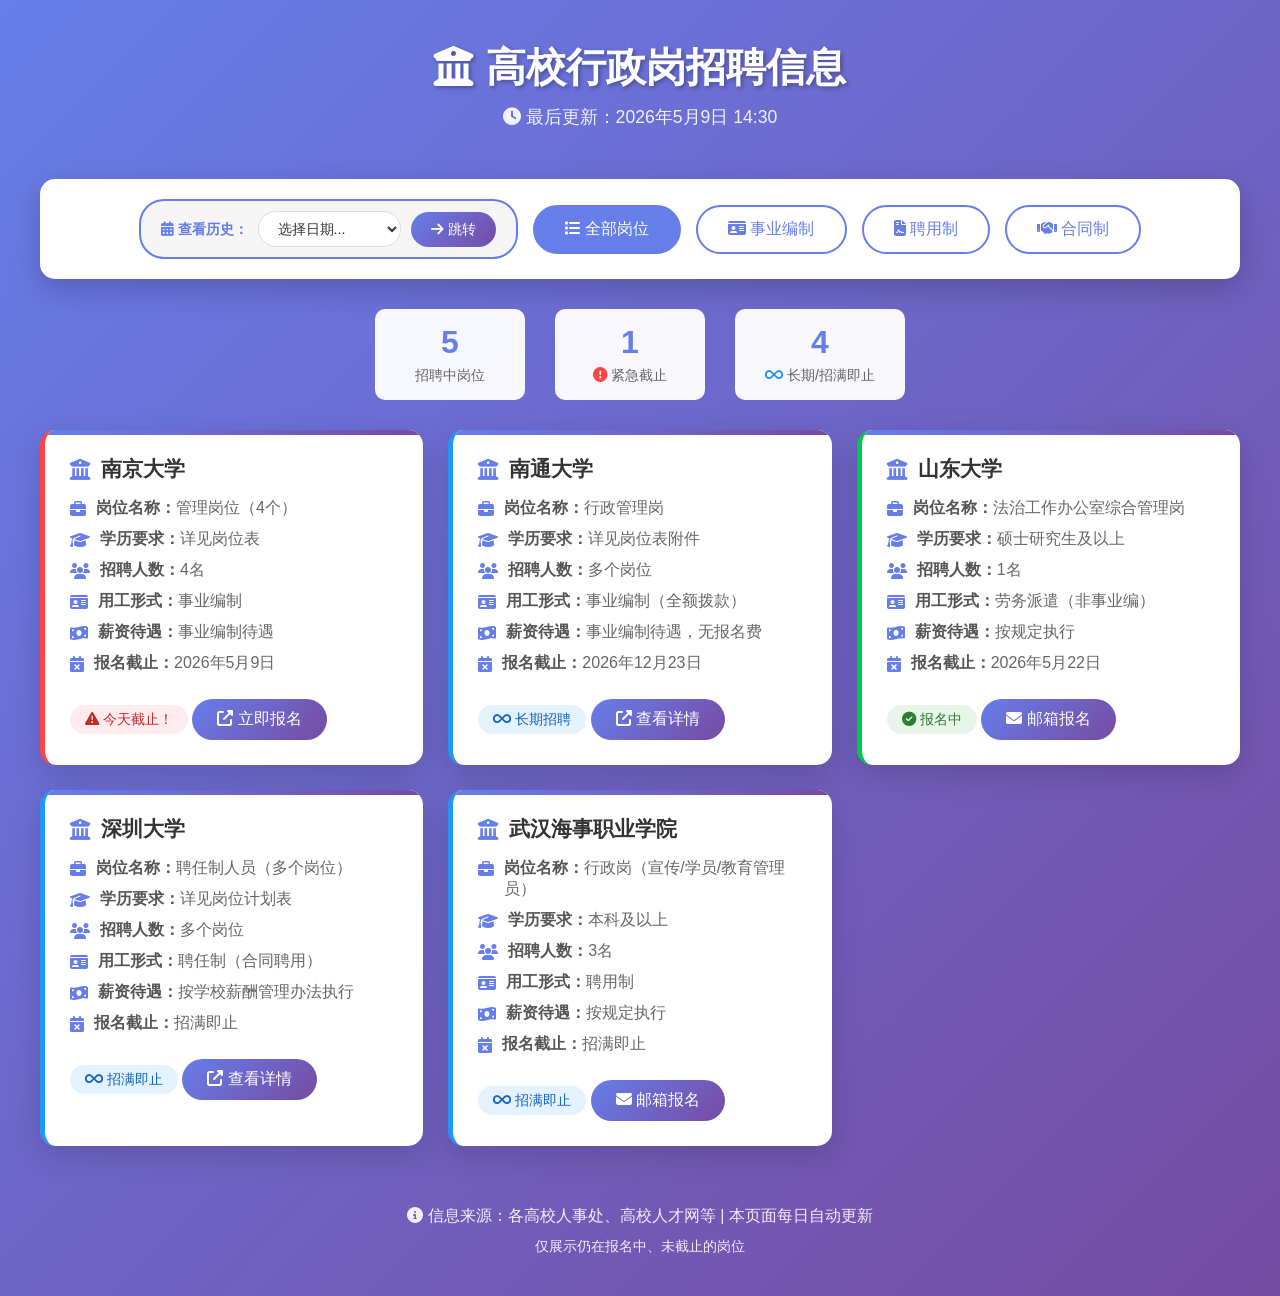
<file: index-2026-05-09.html>
<!DOCTYPE html>
<html lang="zh-CN">
<head>
    <meta charset="UTF-8">
    <meta name="viewport" content="width=device-width, initial-scale=1.0">
    <title>高校行政岗招聘信息 - 2026年5月9日</title>
    <link rel="stylesheet" href="https://cdnjs.cloudflare.com/ajax/libs/font-awesome/6.4.0/css/all.min.css">
    <style>
        * {
            margin: 0;
            padding: 0;
            box-sizing: border-box;
        }

        body {
            font-family: 'Segoe UI', 'Microsoft YaHei', sans-serif;
            background: linear-gradient(135deg, #667eea 0%, #764ba2 100%);
            min-height: 100vh;
            padding: 20px;
        }

        .container {
            max-width: 1200px;
            margin: 0 auto;
        }

        .header {
            text-align: center;
            color: white;
            margin-bottom: 30px;
            padding: 20px;
        }

        .header h1 {
            font-size: 2.5em;
            margin-bottom: 10px;
            text-shadow: 2px 2px 4px rgba(0,0,0,0.3);
        }

        .header .update-time {
            font-size: 1.1em;
            opacity: 0.9;
        }

        .filter-bar {
            background: white;
            border-radius: 15px;
            padding: 20px;
            margin-bottom: 30px;
            box-shadow: 0 10px 30px rgba(0,0,0,0.2);
            display: flex;
            flex-wrap: wrap;
            gap: 15px;
            justify-content: center;
            align-items: center;
        }

        .date-selector {
            display: flex;
            align-items: center;
            gap: 10px;
            padding: 10px 20px;
            background: #f5f5f5;
            border-radius: 25px;
            border: 2px solid #667eea;
        }

        .date-selector label {
            font-weight: 600;
            color: #667eea;
            font-size: 0.9em;
        }

        .date-selector select {
            padding: 8px 15px;
            border: 1px solid #ddd;
            border-radius: 20px;
            font-size: 0.9em;
            cursor: pointer;
            background: white;
            color: #333;
        }

        .date-selector select:focus {
            outline: none;
            border-color: #667eea;
        }

        .date-selector .go-btn {
            padding: 8px 20px;
            background: linear-gradient(135deg, #667eea 0%, #764ba2 100%);
            color: white;
            border: none;
            border-radius: 20px;
            cursor: pointer;
            font-size: 0.9em;
            font-weight: 500;
            transition: all 0.3s;
        }

        .date-selector .go-btn:hover {
            transform: scale(1.05);
            box-shadow: 0 5px 15px rgba(102,126,234,0.4);
        }

        .filter-btn {
            padding: 12px 30px;
            border: 2px solid #667eea;
            border-radius: 25px;
            background: white;
            color: #667eea;
            font-size:1em;
            cursor: pointer;
            transition: all 0.3s;
            font-weight: 500;
        }

        .filter-btn:hover {
            background: #667eea;
            color: white;
            transform: translateY(-2px);
        }

        .filter-btn.active {
            background: #667eea;
            color: white;
        }

        .stats {
            display: flex;
            justify-content: center;
            gap: 30px;
            margin-bottom: 30px;
            flex-wrap: wrap;
        }

        .stat-card {
            background: rgba(255,255,255,0.95);
            padding: 15px 30px;
            border-radius: 10px;
            text-align: center;
            min-width: 150px;
        }

        .stat-number {
            font-size: 2em;
            font-weight: bold;
            color: #667eea;
        }

        .stat-label {
            color: #666;
            font-size: 0.9em;
            margin-top: 5px;
        }

        .jobs-container {
            display: grid;
            grid-template-columns: repeat(auto-fill, minmax(350px, 1fr));
            gap: 25px;
        }

        .job-card {
            background: white;
            border-radius: 15px;
            padding: 25px;
            box-shadow: 0 10px 30px rgba(0,0,0,0.15);
            transition: all 0.3s;
            position: relative;
            overflow: hidden;
        }

        .job-card:hover {
            transform: translateY(-5px);
            box-shadow: 0 15px 40px rgba(0,0,0,0.25);
        }

        .job-card.urgent {
            border-left: 5px solid #ff4444;
        }

        .job-card.normal {
            border-left: 5px solid #00C851;
        }

        .job-card.long-term {
            border-left: 5px solid #2196F3;
        }

        .job-card::before {
            content: '';
            position: absolute;
            top: 0;
            left: 0;
            right: 0;
            height: 5px;
            background: linear-gradient(90deg, #667eea, #764ba2);
        }

        .school-name {
            font-size: 1.3em;
            font-weight: bold;
            color: #333;
            margin-bottom: 15px;
            display: flex;
            align-items: center;
            gap: 10px;
        }

        .school-name i {
            color: #667eea;
        }

        .job-info {
            margin-bottom: 10px;
            display: flex;
            align-items: flex-start;
            gap: 10px;
        }

        .job-info i {
            color: #667eea;
            margin-top: 3px;
            flex-shrink: 0;
        }

        .job-info .label {
            font-weight: 600;
            color: #555;
            min-width: 80px;
        }

        .job-info .value {
            color: #666;
            flex: 1;
        }

        .deadline-badge {
            display: inline-block;
            padding: 5px 15px;
            border-radius: 20px;
            font-weight: 500;
            margin-top: 10px;
            font-size: 0.9em;
        }

        .deadline-urgent {
            background: #ffebee;
            color: #c62828;
        }

        .deadline-normal {
            background: #e8f5e9;
            color: #2e7d32;
        }

        .deadline-long-term {
            background: #e3f2fd;
            color: #1565c0;
        }

        .apply-btn {
            display: inline-block;
            margin-top: 15px;
            padding: 10px 25px;
            background: linear-gradient(135deg, #667eea 0%, #764ba2 100%);
            color: white;
            text-decoration: none;
            border-radius: 25px;
            font-weight: 500;
            transition: all 0.3s;
        }

        .apply-btn:hover {
            transform: scale(1.05);
            box-shadow: 0 5px 15px rgba(102,126,234,0.4);
        }

        .footer {
            text-align: center;
            color: white;
            margin-top: 40px;
            padding: 20px;
            opacity: 0.9;
        }

        .empty-state {
            text-align: center;
            padding: 60px 20px;
            background: white;
            border-radius: 15px;
            margin-top: 20px;
        }

        .empty-state i {
            font-size: 4em;
            color: #ddd;
            margin-bottom: 20px;
        }

        .empty-state h3 {
            color: #666;
            margin-bottom: 10px;
        }

        .empty-state p {
            color: #999;
        }

        @media (max-width: 768px) {
            .header h1 {
                font-size: 1.8em;
            }

            .jobs-container {
                grid-template-columns: 1fr;
            }

            .filter-bar {
                flex-direction: column;
            }

            .filter-btn {
                width: 100%;
            }

            .stats {
                flex-direction: column;
                gap: 15px;
            }
        }
    </style>
</head>
<body>
    <div class="container">
        <div class="header">
            <h1><i class="fas fa-university"></i> 高校行政岗招聘信息</h1>
            <div class="update-time"><i class="fas fa-clock"></i> 最后更新：2026年5月9日 14:30</div>
        </div>

        <div class="filter-bar">
            <div class="date-selector">
                <label for="date-picker"><i class="fas fa-calendar-alt"></i> 查看历史：</label>
                <select id="date-picker" onchange="jumpToDate()">
                    <option value="">选择日期...</option>
                    <option value="2026-05-09">2026年5月9日</option>
                </select>
                <button class="go-btn" onclick="jumpToDate()">
                    <i class="fas fa-arrow-right"></i> 跳转
                </button>
            </div>
            <button class="filter-btn active" data-filter="all">
                <i class="fas fa-list"></i> 全部岗位
            </button>
            <button class="filter-btn" data-filter="事业编制">
                <i class="fas fa-id-card"></i> 事业编制
            </button>
            <button class="filter-btn" data-filter="聘用制">
                <i class="fas fa-file-contract"></i> 聘用制
            </button>
            <button class="filter-btn" data-filter="合同制">
                <i class="fas fa-handshake"></i> 合同制
            </button>
        </div>

        <div class="stats">
            <div class="stat-card">
                <div class="stat-number" id="total-jobs">5</div>
                <div class="stat-label">招聘中岗位</div>
            </div>
            <div class="stat-card">
                <div class="stat-number" id="urgent-jobs">1</div>
                <div class="stat-label"><i class="fas fa-exclamation-circle" style="color: #ff4444;"></i> 紧急截止</div>
            </div>
            <div class="stat-card">
                <div class="stat-number" id="long-term-jobs">4</div>
                <div class="stat-label"><i class="fas fa-infinity" style="color: #2196F3;"></i> 长期/招满即止</div>
            </div>
        </div>

        <div class="jobs-container" id="jobs-container">
            <!-- 南京大学 - 事业编制 - 今天截止（紧急） -->
            <div class="job-card urgent" data-employment="事业编制" data-urgency="urgent">
                <div class="school-name">
                    <i class="fas fa-university"></i> 南京大学
                </div>
                <div class="job-info">
                    <i class="fas fa-briefcase"></i>
                    <div><span class="label">岗位名称：</span><span class="value">管理岗位（4个）</span></div>
                </div>
                <div class="job-info">
                    <i class="fas fa-graduation-cap"></i>
                    <div><span class="label">学历要求：</span><span class="value">详见岗位表</span></div>
                </div>
                <div class="job-info">
                    <i class="fas fa-users"></i>
                    <div><span class="label">招聘人数：</span><span class="value">4名</span></div>
                </div>
                <div class="job-info">
                    <i class="fas fa-id-card"></i>
                    <div><span class="label">用工形式：</span><span class="value">事业编制</span></div>
                </div>
                <div class="job-info">
                    <i class="fas fa-money-bill-wave"></i>
                    <div><span class="label">薪资待遇：</span><span class="value">事业编制待遇</span></div>
                </div>
                <div class="job-info">
                    <i class="fas fa-calendar-times"></i>
                    <div><span class="label">报名截止：</span><span class="value">2026年5月9日</span></div>
                </div>
                <div class="deadline-badge deadline-urgent">
                    <i class="fas fa-exclamation-triangle"></i> 今天截止！
                </div>
                <a href="https://rczp.nju.edu.cn/" target="_blank" class="apply-btn">
                    <i class="fas fa-external-link-alt"></i> 立即报名
                </a>
            </div>

            <!-- 南通大学 - 事业编制 - 长期招聘 -->
            <div class="job-card long-term" data-employment="事业编制" data-urgency="long-term">
                <div class="school-name">
                    <i class="fas fa-university"></i> 南通大学
                </div>
                <div class="job-info">
                    <i class="fas fa-briefcase"></i>
                    <div><span class="label">岗位名称：</span><span class="value">行政管理岗</span></div>
                </div>
                <div class="job-info">
                    <i class="fas fa-graduation-cap"></i>
                    <div><span class="label">学历要求：</span><span class="value">详见岗位表附件</span></div>
                </div>
                <div class="job-info">
                    <i class="fas fa-users"></i>
                    <div><span class="label">招聘人数：</span><span class="value">多个岗位</span></div>
                </div>
                <div class="job-info">
                    <i class="fas fa-id-card"></i>
                    <div><span class="label">用工形式：</span><span class="value">事业编制（全额拨款）</span></div>
                </div>
                <div class="job-info">
                    <i class="fas fa-money-bill-wave"></i>
                    <div><span class="label">薪资待遇：</span><span class="value">事业编制待遇，无报名费</span></div>
                </div>
                <div class="job-info">
                    <i class="fas fa-calendar-times"></i>
                    <div><span class="label">报名截止：</span><span class="value">2026年12月23日</span></div>
                </div>
                <div class="deadline-badge deadline-long-term">
                    <i class="fas fa-infinity"></i> 长期招聘
                </div>
                <a href="https://hr.ntu.edu.cn/2026/0412/c858a289043/page.htm" target="_blank" class="apply-btn">
                    <i class="fas fa-external-link-alt"></i> 查看详情
                </a>
            </div>

            <!-- 山东大学 - 合同制 - 5月22日截止 -->
            <div class="job-card normal" data-employment="合同制" data-urgency="normal">
                <div class="school-name">
                    <i class="fas fa-university"></i> 山东大学
                </div>
                <div class="job-info">
                    <i class="fas fa-briefcase"></i>
                    <div><span class="label">岗位名称：</span><span class="value">法治工作办公室综合管理岗</span></div>
                </div>
                <div class="job-info">
                    <i class="fas fa-graduation-cap"></i>
                    <div><span class="label">学历要求：</span><span class="value">硕士研究生及以上</span></div>
                </div>
                <div class="job-info">
                    <i class="fas fa-users"></i>
                    <div><span class="label">招聘人数：</span><span class="value">1名</span></div>
                </div>
                <div class="job-info">
                    <i class="fas fa-id-card"></i>
                    <div><span class="label">用工形式：</span><span class="value">劳务派遣（非事业编）</span></div>
                </div>
                <div class="job-info">
                    <i class="fas fa-money-bill-wave"></i>
                    <div><span class="label">薪资待遇：</span><span class="value">按规定执行</span></div>
                </div>
                <div class="job-info">
                    <i class="fas fa-calendar-times"></i>
                    <div><span class="label">报名截止：</span><span class="value">2026年5月22日</span></div>
                </div>
                <div class="deadline-badge deadline-normal">
                    <i class="fas fa-check-circle"></i> 报名中
                </div>
                <a href="mailto:fwb@sdu.edu.cn" class="apply-btn">
                    <i class="fas fa-envelope"></i> 邮箱报名
                </a>
            </div>

            <!-- 深圳大学 - 合同制 - 招满即止 -->
            <div class="job-card long-term" data-employment="合同制" data-urgency="long-term">
                <div class="school-name">
                    <i class="fas fa-university"></i> 深圳大学
                </div>
                <div class="job-info">
                    <i class="fas fa-briefcase"></i>
                    <div><span class="label">岗位名称：</span><span class="value">聘任制人员（多个岗位）</span></div>
                </div>
                <div class="job-info">
                    <i class="fas fa-graduation-cap"></i>
                    <div><span class="label">学历要求：</span><span class="value">详见岗位计划表</span></div>
                </div>
                <div class="job-info">
                    <i class="fas fa-users"></i>
                    <div><span class="label">招聘人数：</span><span class="value">多个岗位</span></div>
                </div>
                <div class="job-info">
                    <i class="fas fa-id-card"></i>
                    <div><span class="label">用工形式：</span><span class="value">聘任制（合同聘用）</span></div>
                </div>
                <div class="job-info">
                    <i class="fas fa-money-bill-wave"></i>
                    <div><span class="label">薪资待遇：</span><span class="value">按学校薪酬管理办法执行</span></div>
                </div>
                <div class="job-info">
                    <i class="fas fa-calendar-times"></i>
                    <div><span class="label">报名截止：</span><span class="value">招满即止</span></div>
                </div>
                <div class="deadline-badge deadline-long-term">
                    <i class="fas fa-infinity"></i> 招满即止
                </div>
                <a href="https://hr.szu.edu.cn/info/1014/23441.htm" target="_blank" class="apply-btn">
                    <i class="fas fa-external-link-alt"></i> 查看详情
                </a>
            </div>

            <!-- 武汉海事职业学院 - 聘用制 - 招满即止 -->
            <div class="job-card long-term" data-employment="聘用制" data-urgency="long-term">
                <div class="school-name">
                    <i class="fas fa-university"></i> 武汉海事职业学院
                </div>
                <div class="job-info">
                    <i class="fas fa-briefcase"></i>
                    <div><span class="label">岗位名称：</span><span class="value">行政岗（宣传/学员/教育管理员）</span></div>
                </div>
                <div class="job-info">
                    <i class="fas fa-graduation-cap"></i>
                    <div><span class="label">学历要求：</span><span class="value">本科及以上</span></div>
                </div>
                <div class="job-info">
                    <i class="fas fa-users"></i>
                    <div><span class="label">招聘人数：</span><span class="value">3名</span></div>
                </div>
                <div class="job-info">
                    <i class="fas fa-id-card"></i>
                    <div><span class="label">用工形式：</span><span class="value">聘用制</span></div>
                </div>
                <div class="job-info">
                    <i class="fas fa-money-bill-wave"></i>
                    <div><span class="label">薪资待遇：</span><span class="value">按规定执行</span></div>
                </div>
                <div class="job-info">
                    <i class="fas fa-calendar-times"></i>
                    <div><span class="label">报名截止：</span><span class="value">招满即止</span></div>
                </div>
                <div class="deadline-badge deadline-long-term">
                    <i class="fas fa-infinity"></i> 招满即止
                </div>
                <a href="mailto:whhszyxy1985@163.com" class="apply-btn">
                    <i class="fas fa-envelope"></i> 邮箱报名
                </a>
            </div>
        </div>

        <div class="footer">
            <p><i class="fas fa-info-circle"></i> 信息来源：各高校人事处、高校人才网等 | 本页面每日自动更新</p>
            <p style="margin-top: 10px; font-size: 0.9em;">仅展示仍在报名中、未截止的岗位</p>
        </div>
    </div>

    <script>
        // 页面加载时获取可用快照列表
        window.addEventListener('DOMContentLoaded', function() {
            loadAvailableDates();
        });

        // 加载可用日期
        function loadAvailableDates() {
            // 预定义的已知快照（可以从GitHub API动态获取，这里先硬编码）
            const availableDates = [
                { value: '2026-05-09', label: '2026年5月9日' }
            ];

            const dateSelect = document.getElementById('date-picker');

            // 清空现有选项（保留第一个提示选项）
            while (dateSelect.options.length > 1) {
                dateSelect.remove(1);
            }

            // 添加可用日期
            availableDates.forEach(date => {
                const option = document.createElement('option');
                option.value = date.value;
                option.textContent = date.label;
                dateSelect.appendChild(option);
            });
        }

        // 日期跳转功能
        function jumpToDate() {
            const dateSelect = document.getElementById('date-picker');
            const selectedDate = dateSelect.value;

            if (!selectedDate) {
                alert('请先选择日期！');
                return;
            }

            // 构建目标URL
            const targetUrl = `index-${selectedDate}.html`;

            // 跳转到对应日期的页面
            window.location.href = targetUrl;
        }
        
        // 筛选功能
        const filterBtns = document.querySelectorAll('.filter-btn');
        const jobCards = document.querySelectorAll('.job-card');

        filterBtns.forEach(btn => {
            btn.addEventListener('click', () => {
                // 更新按钮状态
                filterBtns.forEach(b => b.classList.remove('active'));
                btn.classList.add('active');

                // 筛选岗位卡片
                const filter = btn.dataset.filter;
                let visibleCount = 0;

                jobCards.forEach(card => {
                    if (filter === 'all' || card.dataset.employment === filter) {
                        card.style.display = 'block';
                        visibleCount++;
                    } else {
                        card.style.display = 'none';
                    }
                });

                // 更新统计
                if (filter === 'all') {
                    document.getElementById('total-jobs').textContent = '5';
                } else {
                    const count = document.querySelectorAll(`.job-card[data-employment="${filter}"]`).length;
                    document.getElementById('total-jobs').textContent = count;
                }
            });
        });
    </script>
</body>
</html>
</file>
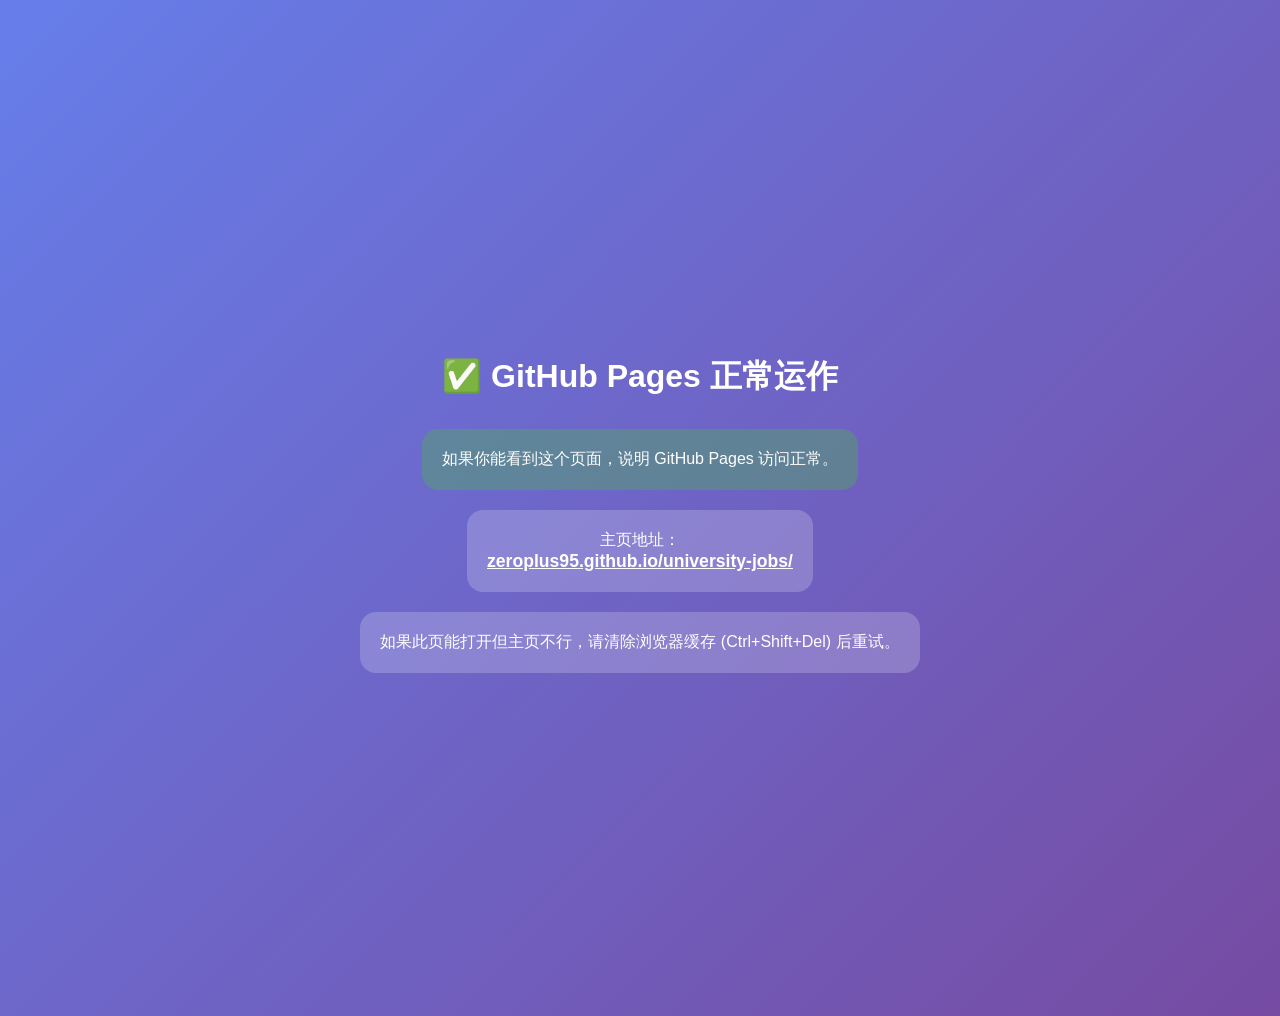
<file: test.html>
<!DOCTYPE html>
<html lang="zh-CN">
<head>
<meta charset="UTF-8">
<meta name="viewport" content="width=device-width, initial-scale=1.0">
<title>诊断页面</title>
<style>
body { font-family: 'Microsoft YaHei', sans-serif; text-align: center; padding: 50px; background: linear-gradient(135deg, #667eea, #764ba2); color: white; min-height: 100vh; display: flex; flex-direction: column; align-items: center; justify-content: center; }
h1 { font-size: 2em; margin-bottom: 20px; }
.status { background: rgba(255,255,255,0.2); padding: 20px; border-radius: 16px; margin: 10px; }
.status.ok { background: rgba(76,175,80,0.4); }
</style>
</head>
<body>
<h1>✅ GitHub Pages 正常运作</h1>
<div class="status ok">如果你能看到这个页面，说明 GitHub Pages 访问正常。</div>
<div class="status">主页地址：<br><a href="/university-jobs/" style="color:#fff;font-weight:700;font-size:1.1em">zeroplus95.github.io/university-jobs/</a></div>
<div class="status">如果此页能打开但主页不行，请清除浏览器缓存 (Ctrl+Shift+Del) 后重试。</div>
</body>
</html>
</file>
